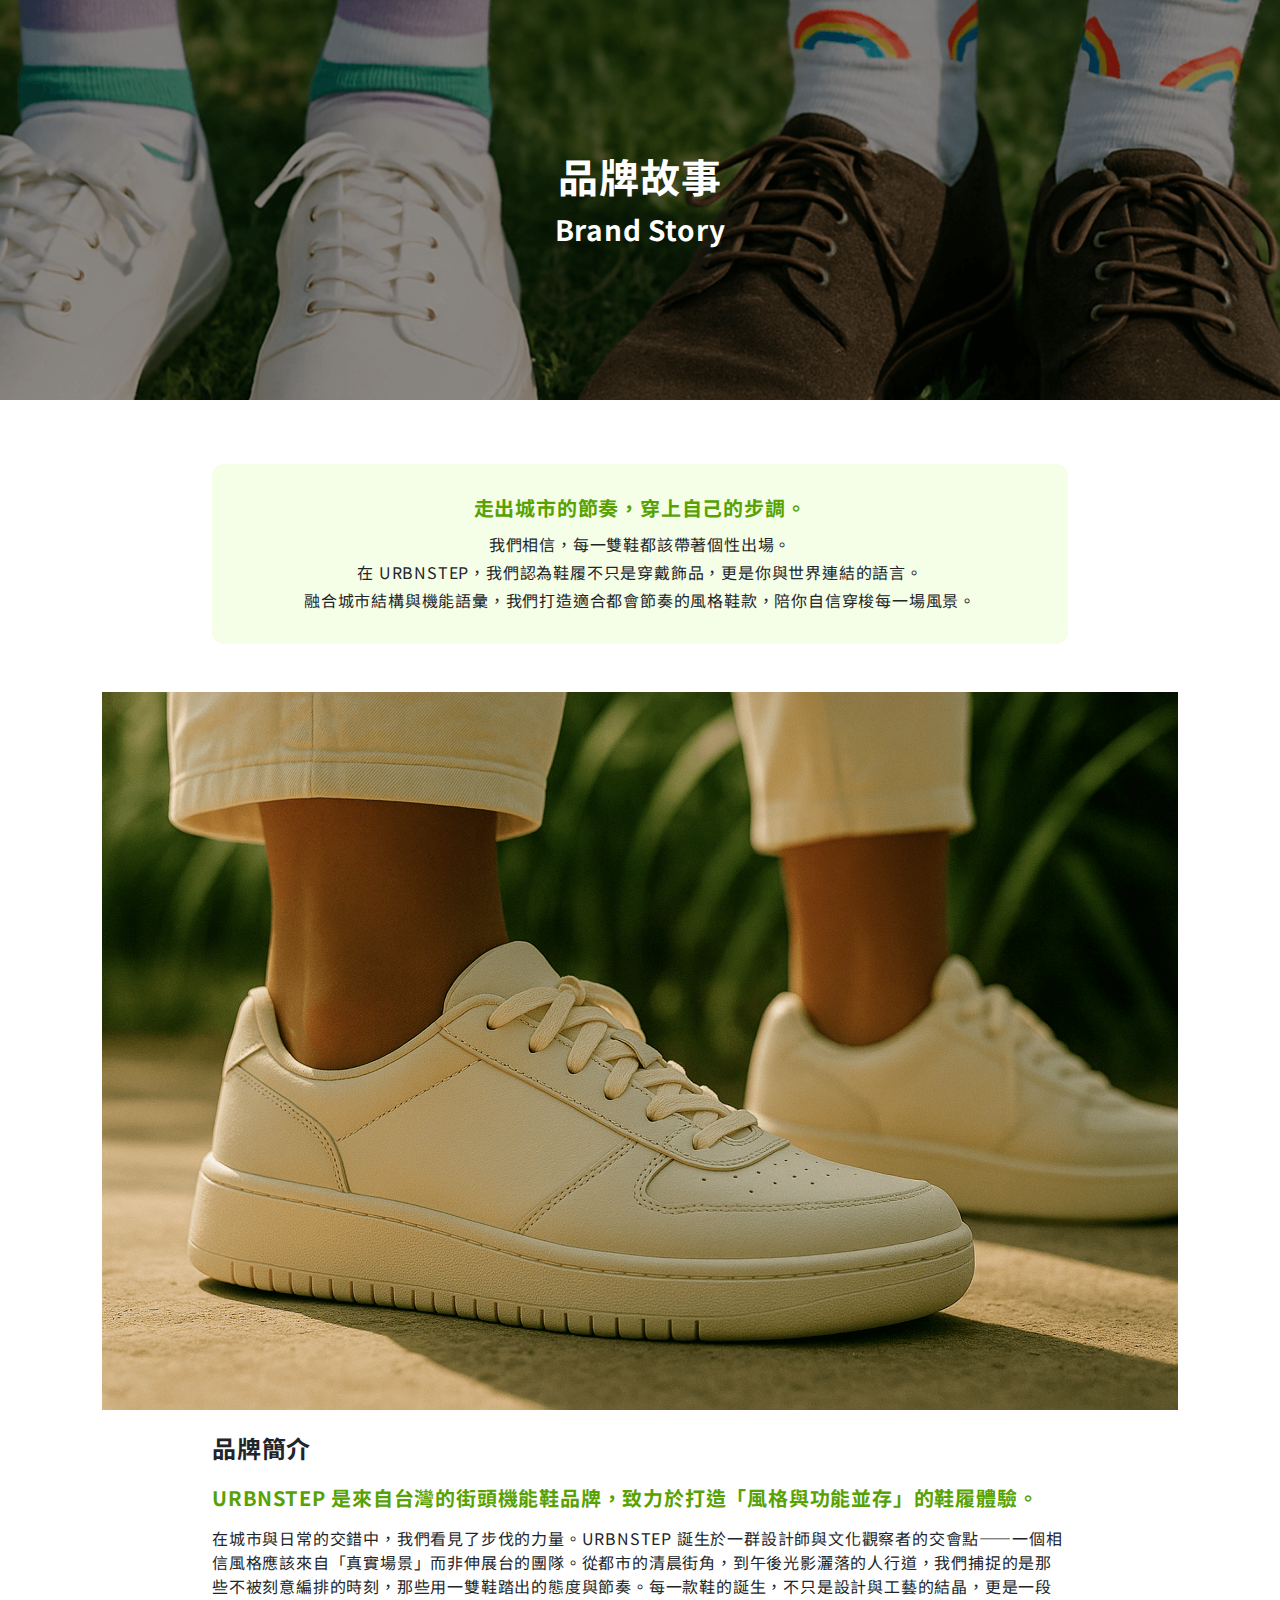
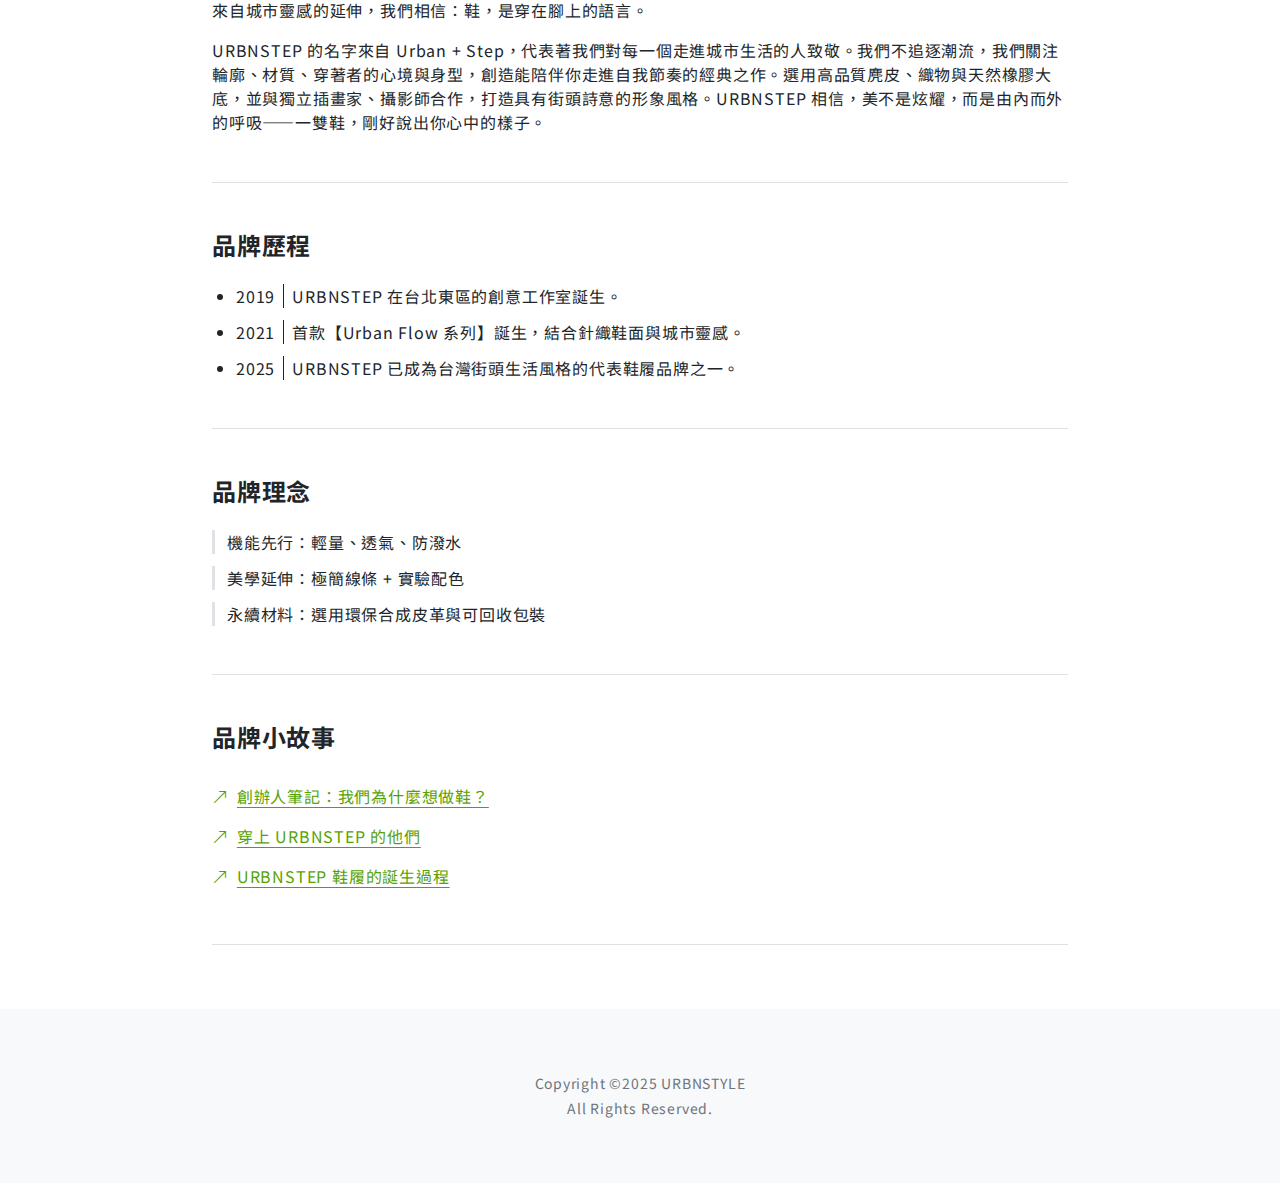
<file: TASK-1/index.html>
<!DOCTYPE html>
<html lang="zh-Hant-TW">
<head>
    <meta charset="UTF-8">
    <meta name="viewport" content="width=device-width, initial-scale=1.0">
    <link rel="stylesheet" href="https://cdn.jsdelivr.net/npm/bootstrap-icons@1.13.1/font/bootstrap-icons.min.css">
    <link rel="stylesheet" href="style.css">
    <title>URBNSTEP 品牌故事</title>
</head>
<body>
    <div class="header">
        <h1 class="h1 text-white">
            品牌故事<br /><span class="eng-title">Brand Story</span>
        </h1>
    </div>
    <div class="container py-64">
        <div class="bg-primary-100 p-32 mb-48 quote">
            <h3 class="h5 text-primary-400 mb-12">
                走出城市的節奏，穿上自己的步調。
            </h3>
            <p class="mb-4">我們相信，每一雙鞋都該帶著個性出場。</p>
            <p class="mb-4">在 URBNSTEP，我們認為鞋履不只是穿戴飾品，更是你與世界連結的語言。</p>
            <p>融合城市結構與機能語彙，我們打造適合都會節奏的風格鞋款，陪你自信穿梭每一場風景。</p>
        </div>
        <div class="pb-48 mb-48 intro section-lined">
            <img src="img/about.png" alt="品牌簡介" class="mb-24">
            <h2 class="h4 mb-24">品牌簡介</h2>
            <p class="h5 text-primary-400 mb-16">URBNSTEP 是來自台灣的街頭機能鞋品牌，致力於打造「風格與功能並存」的鞋履體驗。</p>
            <p class="mb-16">在城市與日常的交錯中，我們看見了步伐的力量。URBNSTEP 誕生於一群設計師與文化觀察者的交會點——一個相信風格應該來自「真實場景」而非伸展台的團隊。從都市的清晨街角，到午後光影灑落的人行道，我們捕捉的是那些不被刻意編排的時刻，那些用一雙鞋踏出的態度與節奏。每一款鞋的誕生，不只是設計與工藝的結晶，更是一段來自城市靈感的延伸，我們相信：鞋，是穿在腳上的語言。</p>
            <p>URBNSTEP 的名字來自 Urban + Step，代表著我們對每一個走進城市生活的人致敬。我們不追逐潮流，我們關注輪廓、材質、穿著者的心境與身型，創造能陪伴你走進自我節奏的經典之作。選用高品質麂皮、織物與天然橡膠大底，並與獨立插畫家、攝影師合作，打造具有街頭詩意的形象風格。URBNSTEP 相信，美不是炫耀，而是由內而外的呼吸——一雙鞋，剛好說出你心中的樣子。</p>
        </div>
        <div class="pb-48 mb-48 section-lined">
            <h2 class="h4 mb-24">品牌歷程</h2>
            <ul class="history-list">
                <li class="mb-12">
                    <span class="pe-8">2019</span><span class="history-desc">URBNSTEP 在台北東區的創意工作室誕生。</span>
                </li>
                <li class="mb-12">
                    <span class="pe-8">2021</span><span class="history-desc">首款【Urban Flow 系列】誕生，結合針織鞋面與城市靈感。</span>
                </li>
                <li>
                    <span class="pe-8">2025</span><span class="history-desc">URBNSTEP 已成為台灣街頭生活風格的代表鞋履品牌之一。</span>
                </li>
            </ul>
        </div>
        <div class="pb-48 mb-48 section-lined">
            <h2 class="h4 mb-24">品牌理念</h2>
            <ul>
                <li class="mb-12 concept-item">機能先行：輕量、透氣、防潑水</li>
                <li class="mb-12 concept-item">美學延伸：極簡線條 + 實驗配色</li>
                <li class="concept-item">永續材料：選用環保合成皮革與可回收包裝</li>
            </ul>
        </div>
        <div class="pb-48 section-lined">
            <h2 class="h4 mb-24">品牌小故事</h2>
            <a href="#" class="py-8"><i class="bi bi-arrow-up-right"></i>創辦人筆記：我們為什麼想做鞋？</a>
            <a href="#" class="py-8"><i class="bi bi-arrow-up-right"></i>穿上 URBNSTEP 的他們</a>
            <a href="#" class="py-8"><i class="bi bi-arrow-up-right"></i>URBNSTEP 鞋履的誕生過程</a>
        </div>
    </div>
    <div class="bg-neutral-100 py-64 text-sm text-neutral-600 footer">
        <p class="mb-4">Copyright ©2025 URBNSTYLE</p>
        <p>All Rights Reserved.</p>
    </div>
</body>
</html>
</file>
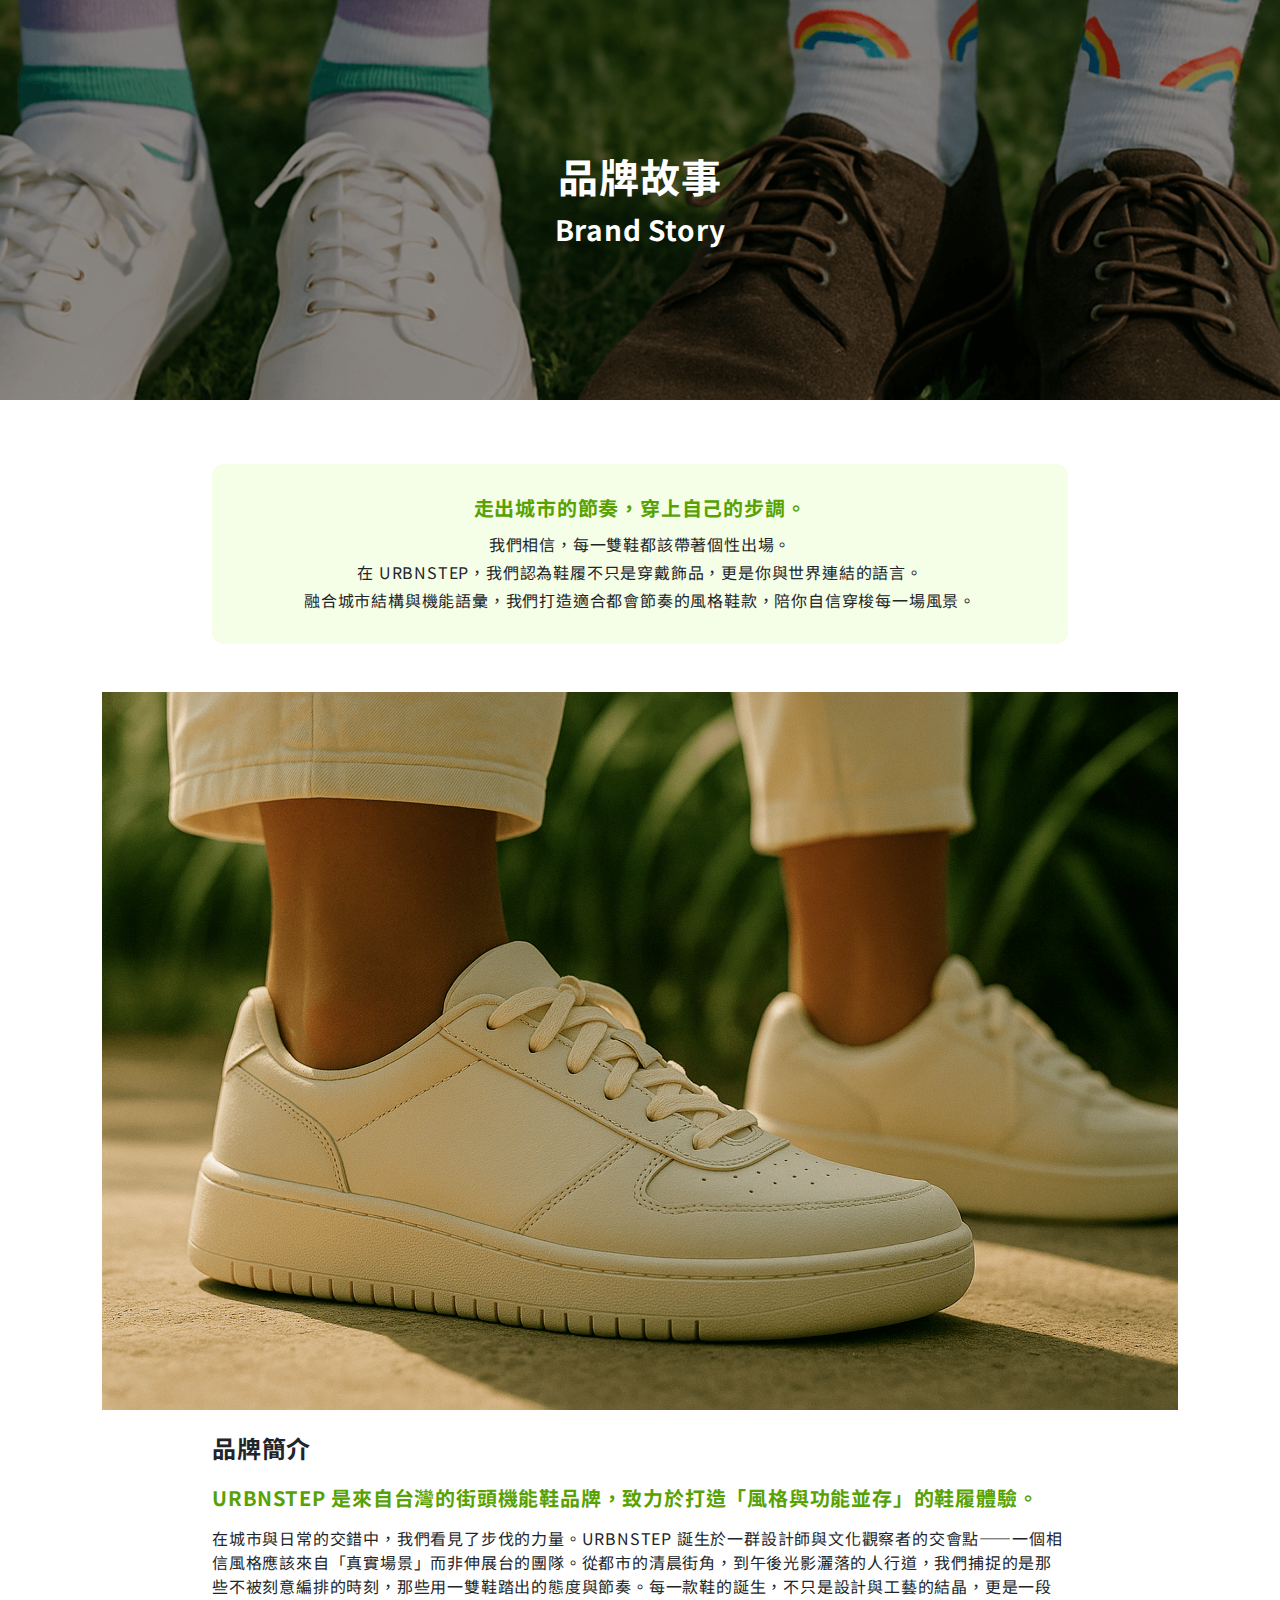
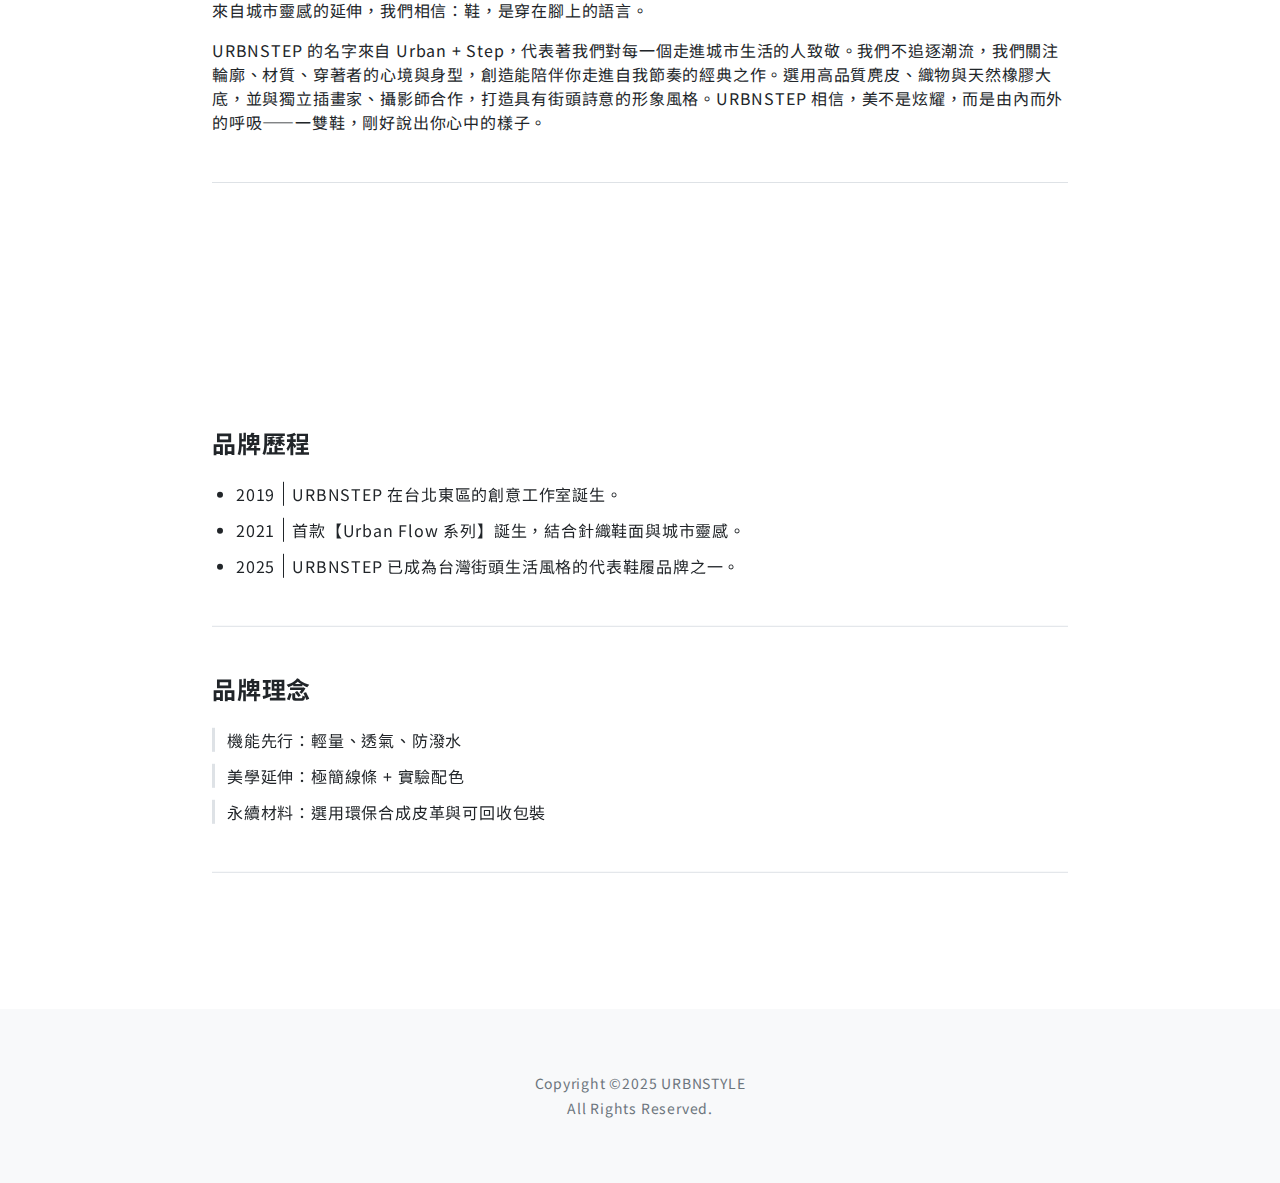
<file: TASK-7/index.html>
<!DOCTYPE html>
<html lang="zh-Hant-TW">
<head>
    <meta charset="UTF-8">
    <meta name="viewport" content="width=device-width, initial-scale=1.0">
    <link rel="stylesheet" href="https://cdn.jsdelivr.net/npm/bootstrap-icons@1.13.1/font/bootstrap-icons.min.css">
    <link rel="stylesheet" href="style.css">
    <link href="https://unpkg.com/aos@2.3.1/dist/aos.css" rel="stylesheet">
    <title>URBNSTEP 品牌故事</title>
</head>
<body>
    <div class="header">
        <h1 class="h1 text-white">
            品牌故事<br /><span class="eng-title">Brand Story</span>
        </h1>
    </div>
    <div class="container py-64">
        <div class="bg-primary-100 p-32 mb-48 quote">
            <h3 class="h5 text-primary-400 mb-12">
                走出城市的節奏，穿上自己的步調。
            </h3>
            <p class="mb-4">我們相信，每一雙鞋都該帶著個性出場。</p>
            <p class="mb-4">在 URBNSTEP，我們認為鞋履不只是穿戴飾品，更是你與世界連結的語言。</p>
            <p>融合城市結構與機能語彙，我們打造適合都會節奏的風格鞋款，陪你自信穿梭每一場風景。</p>
        </div>
        <div class="pb-48 mb-48 intro section-lined">
            <img src="img/about.png" alt="品牌簡介" class="mb-24" data-aos="flip-left" data-aos-offset="200">
            <h2 class="h4 mb-24">品牌簡介</h2>
            <p class="h5 text-primary-400 mb-16">URBNSTEP 是來自台灣的街頭機能鞋品牌，致力於打造「風格與功能並存」的鞋履體驗。</p>
            <p class="mb-16">在城市與日常的交錯中，我們看見了步伐的力量。URBNSTEP 誕生於一群設計師與文化觀察者的交會點——一個相信風格應該來自「真實場景」而非伸展台的團隊。從都市的清晨街角，到午後光影灑落的人行道，我們捕捉的是那些不被刻意編排的時刻，那些用一雙鞋踏出的態度與節奏。每一款鞋的誕生，不只是設計與工藝的結晶，更是一段來自城市靈感的延伸，我們相信：鞋，是穿在腳上的語言。</p>
            <p>URBNSTEP 的名字來自 Urban + Step，代表著我們對每一個走進城市生活的人致敬。我們不追逐潮流，我們關注輪廓、材質、穿著者的心境與身型，創造能陪伴你走進自我節奏的經典之作。選用高品質麂皮、織物與天然橡膠大底，並與獨立插畫家、攝影師合作，打造具有街頭詩意的形象風格。URBNSTEP 相信，美不是炫耀，而是由內而外的呼吸——一雙鞋，剛好說出你心中的樣子。</p>
        </div>
        <div class="pb-48 mb-48 section-lined" data-aos="slide-up" data-aos-offset="200">
            <h2 class="h4 mb-24">品牌歷程</h2>
            <ul class="history-list">
                <li class="mb-12">
                    <span class="pe-8">2019</span><span class="history-desc">URBNSTEP 在台北東區的創意工作室誕生。</span>
                </li>
                <li class="mb-12">
                    <span class="pe-8">2021</span><span class="history-desc">首款【Urban Flow 系列】誕生，結合針織鞋面與城市靈感。</span>
                </li>
                <li>
                    <span class="pe-8">2025</span><span class="history-desc">URBNSTEP 已成為台灣街頭生活風格的代表鞋履品牌之一。</span>
                </li>
            </ul>
        </div>
        <div class="pb-48 mb-48 section-lined" data-aos="slide-up" data-aos-offset="200">
            <h2 class="h4 mb-24">品牌理念</h2>
            <ul>
                <li class="mb-12 concept-item">機能先行：輕量、透氣、防潑水</li>
                <li class="mb-12 concept-item">美學延伸：極簡線條 + 實驗配色</li>
                <li class="concept-item">永續材料：選用環保合成皮革與可回收包裝</li>
            </ul>
        </div>
        <div class="pb-48 section-lined" data-aos="zoom-in" data-aos-offset="200">
            <h2 class="h4 mb-24">品牌小故事</h2>
            <a href="#" class="py-8"><i class="bi bi-arrow-up-right"></i>創辦人筆記：我們為什麼想做鞋？</a>
            <a href="#" class="py-8"><i class="bi bi-arrow-up-right"></i>穿上 URBNSTEP 的他們</a>
            <a href="#" class="py-8"><i class="bi bi-arrow-up-right"></i>URBNSTEP 鞋履的誕生過程</a>
        </div>
    </div>
    <div class="bg-neutral-100 py-64 text-sm text-neutral-600 footer">
        <p class="mb-4">Copyright ©2025 URBNSTYLE</p>
        <p>All Rights Reserved.</p>
    </div>
    <script src="https://unpkg.com/aos@2.3.1/dist/aos.js"></script>
    <script>
        AOS.init();
    </script>
</body>
</html>
</file>
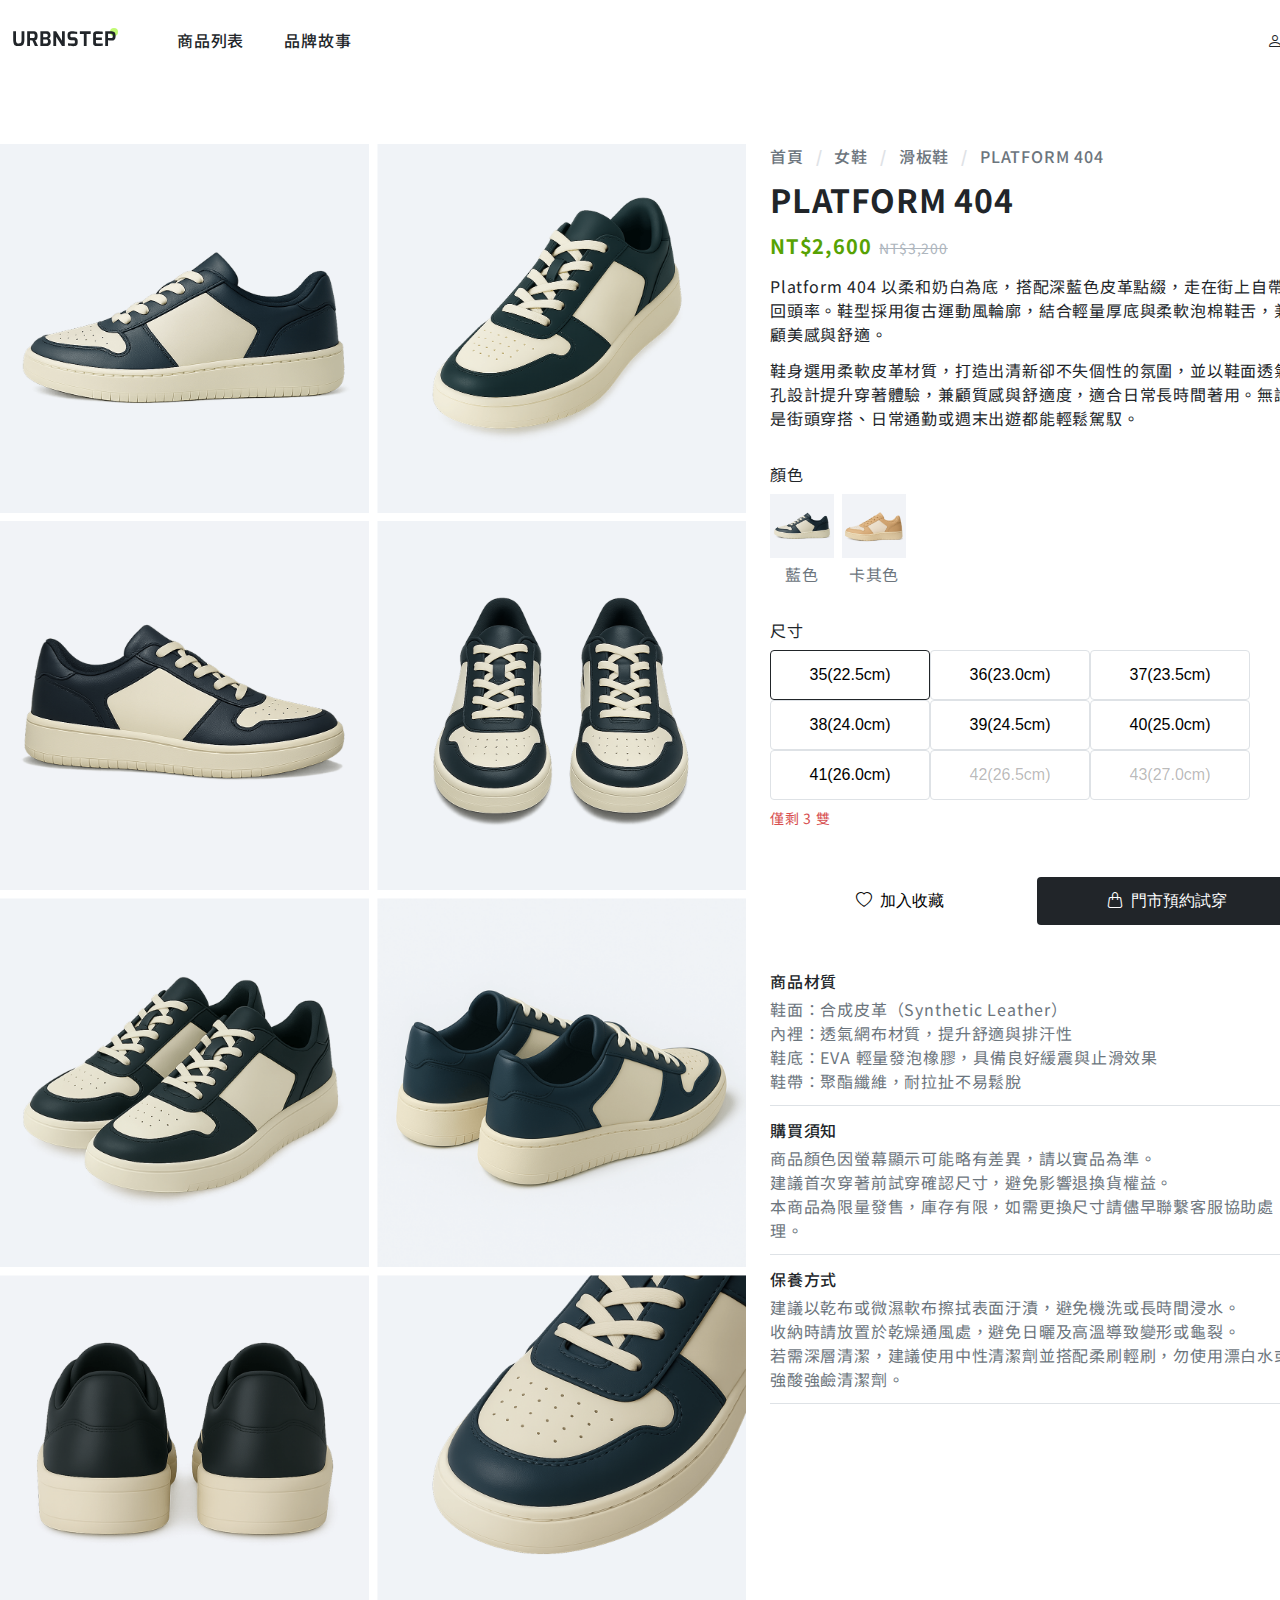
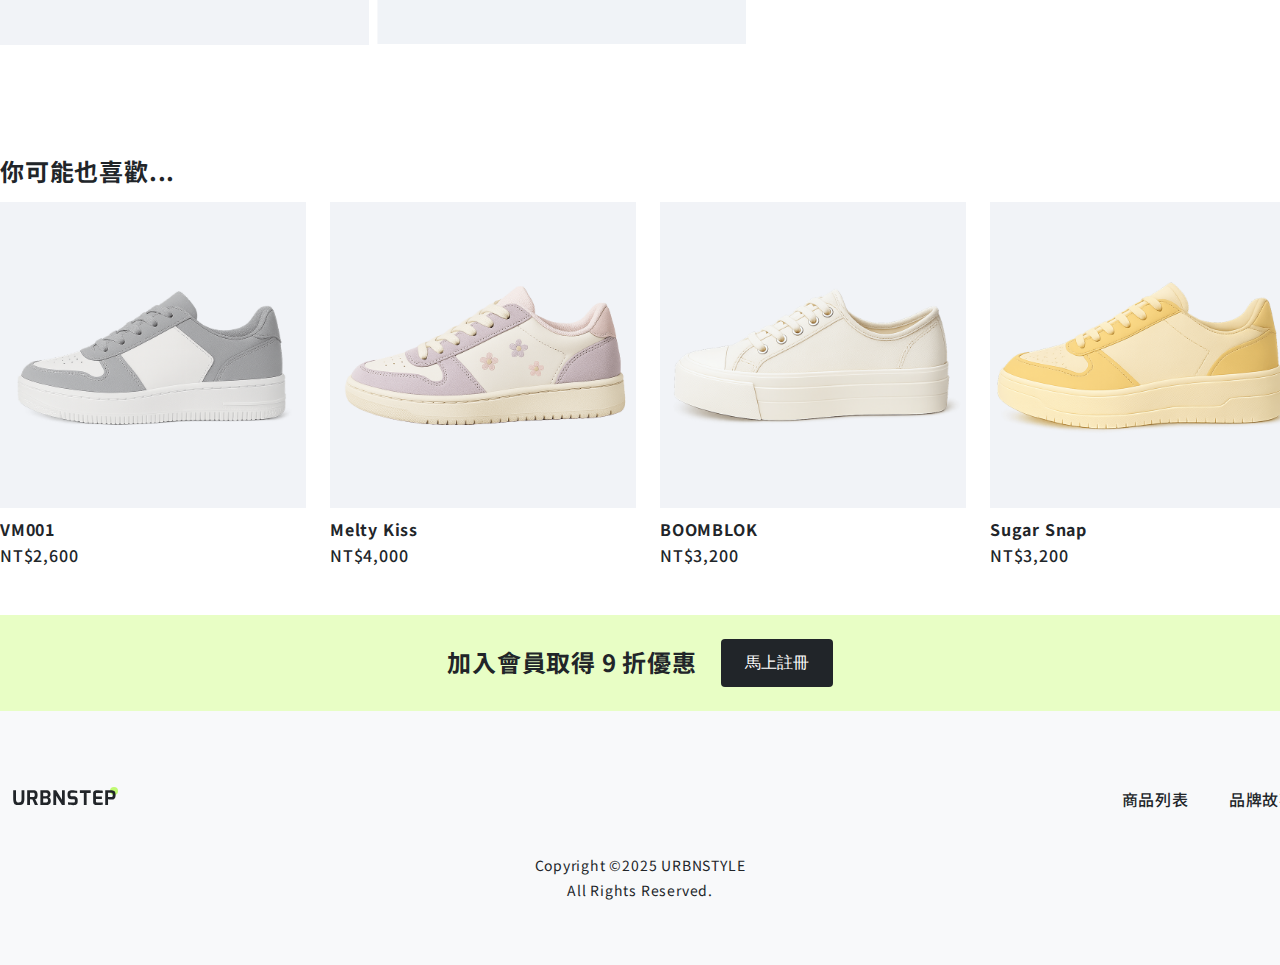
<file: TASK-2/product.html>
<!DOCTYPE html>
<html lang="zh-Hant-TW">

<head>
    <meta charset="UTF-8">
    <meta name="viewport" content="width=device-width, initial-scale=1.0">
    <title>URBNSTEP | PLATFORM 404</title>
    <link rel="stylesheet" href="https://cdn.jsdelivr.net/npm/bootstrap-icons@1.13.1/font/bootstrap-icons.min.css">
    <link rel="stylesheet" href="style/all.css">
    <link rel="stylesheet" href="style/product.css">
</head>

<body>
    <nav class="container py-16 d-flex align-center justify-between">
        <ul class="d-flex align-center">
            <li class="me-48">
                <a href="index.html">
                    <img src="img/logo.svg" alt="logo">
                </a>
            </li>
            <li class="me-40">
                <a href="products.html" class="py-12">商品列表</a>
            </li>
            <li><a href="story.html" class="py-12">品牌故事</a></li>
        </ul>
        <a href="#" class="p-12"><i class="bi bi-person"></i></a>
    </nav>
    <main class="container">
        <div class="row py-64">
            <!-- 商品圖片 -->
            <div class="col-7">
                <div class="product-row">
                    <div class="product-col mb-8">
                        <img src="img/image.png" alt="商品圖片">
                    </div>
                    <div class="product-col mb-8">
                        <img src="img/image-1.png" alt="商品圖片-1">
                    </div>
                    <div class="product-col mb-8">
                        <img src="img/image-2.png" alt="商品圖片-2">
                    </div>
                    <div class="product-col mb-8">
                        <img src="img/image-3.png" alt="商品圖片-3">
                    </div>
                    <div class="product-col mb-8">
                        <img src="img/image-4.png" alt="商品圖片-4">
                    </div>
                    <div class="product-col mb-8">
                        <img src="img/image-5.png" alt="商品圖片-5">
                    </div>
                    <div class="product-col">
                        <img src="img/image-6.png" alt="商品圖片-6">
                    </div>
                    <div class="product-col">
                        <img src="img/image-7.png" alt="商品圖片-7">
                    </div>
                </div>
            </div>
            <!-- 產品描述 -->
            <div class="col-5">
                <!-- 麵包屑 -->
                <nav class="mb-12">
                    <ol class="d-flex">
                        <li class="breadcrumb-item">
                            <a href="#" class="breadcrumb-link">首頁</a>
                        </li>
                        <li class="breadcrumb-item">
                            <a href="#" class="breadcrumb-link">女鞋</a>
                        </li>
                        <li class="breadcrumb-item">
                            <a href="#" class="breadcrumb-link">滑板鞋</a>
                        </li>
                        <li class="breadcrumb-item">
                            <a href="#" class="breadcrumb-link">PLATFORM 404</a>
                        </li>
                    </ol>
                </nav>
                <div class="mb-32">
                    <h1 class="h2 mb-16">PLATFORM 404</h1>
                    <p class="h5 text-primary-400 mb-16">NT$2,600<del class="del-price">NT$3,200</del></p>
                    <p class="mb-12">Platform 404 以柔和奶白為底，搭配深藍色皮革點綴，走在街上自帶回頭率。鞋型採用復古運動風輪廓，結合輕量厚底與柔軟泡棉鞋舌，兼顧美感與舒適。</p>
                    <p>鞋身選用柔軟皮革材質，打造出清新卻不失個性的氛圍，並以鞋面透氣孔設計提升穿著體驗，兼顧質感與舒適度，適合日常長時間著用。無論是街頭穿搭、日常通勤或週末出遊都能輕鬆駕馭。</p>
                </div>
                <!-- 產品顏色 -->
                <div class="mb-32">
                    <h3 class="mb-8">顏色</h3>
                    <div class="d-flex">
                        <div class="product-color me-8">
                            <img src="img/product.png" alt="藍色" class="mb-4">
                            <p>藍色</p>
                        </div>
                        <div class="product-color me-8">
                            <img src="img/product-1.png" alt="卡其色" class="mb-4">
                            <p>卡其色</p>
                        </div>
                    </div>
                </div>
                <!-- 產品尺寸 -->
                <div class="mb-48">
                    <h3 class="mb-8">尺寸</h3>
                    <div class="d-flex flex-wrap gap-8 mb-8">
                        <button type="button" class="btn btn-product-size active">
                            35(22.5cm)
                        </button>
                        <button type="button" class="btn btn-product-size">
                            36(23.0cm)
                        </button>
                        <button type="button" class="btn btn-product-size">
                            37(23.5cm)
                        </button>
                        <button type="button" class="btn btn-product-size">
                            38(24.0cm)
                        </button>
                        <button type="button" class="btn btn-product-size">
                            39(24.5cm)
                        </button>
                        <button type="button" class="btn btn-product-size">
                            40(25.0cm)
                        </button>
                        <button type="button" class="btn btn-product-size">
                            41(26.0cm)
                        </button>
                        <button type="button" class="btn btn-product-size" disabled>
                            42(26.5cm)
                        </button>
                        <button type="button" class="btn btn-product-size" disabled>
                            43(27.0cm)
                        </button>
                    </div>
                    <p class="text-sm text-danger">僅剩 3 雙</p>
                </div>
                <!-- 收藏／預約 -->
                <div class="product-action mb-32">
                    <button type="button" class="btn btn-light"><i class="bi bi-heart"></i>加入收藏</button>
                    <button type="button" class="btn btn-dark"><i class="bi bi-handbag"></i>門市預約試穿</button>
                </div>
                <!-- 產品資訊 -->
                <ul>
                    <li class="py-12 product-info-item">
                        <h4 class="mb-4 product-info-title">商品材質</h4>
                        <p>鞋面：合成皮革（Synthetic Leather）</p>
                        <p>內裡：透氣網布材質，提升舒適與排汗性</p>
                        <p>鞋底：EVA 輕量發泡橡膠，具備良好緩震與止滑效果</p>
                        <p>鞋帶：聚酯纖維，耐拉扯不易鬆脫</p>
                    </li>
                    <li class="py-12 product-info-item">
                        <h4 class="mb-4 product-info-title">購買須知</h4>
                        <p>商品顏色因螢幕顯示可能略有差異，請以實品為準。</p>
                        <p>建議首次穿著前試穿確認尺寸，避免影響退換貨權益。</p>
                        <p>本商品為限量發售，庫存有限，如需更換尺寸請儘早聯繫客服協助處理。</p>
                    </li>
                    <li class="py-12 product-info-item">
                        <h4 class="mb-4 product-info-title">保養方式</h4>
                        <p>建議以乾布或微濕軟布擦拭表面汙漬，避免機洗或長時間浸水。</p>
                        <p>收納時請放置於乾燥通風處，避免日曬及高溫導致變形或龜裂。</p>
                        <p>若需深層清潔，建議使用中性清潔劑並搭配柔刷輕刷，勿使用漂白水或強酸強鹼清潔劑。</p>
                    </li>
                </ul>
            </div>
        </div>
        <div class="py-48">
            <h2 class="h4 mb-16">你可能也喜歡...</h2>
            <div class="row">
                <div class="col-3">
                    <a href="/product.html">
                        <img src="./img/product-2.png" alt="VM001" class="mb-12">
                        <h4 class="h6 mb-4">VM001</h4>
                        <p>NT$2,600</p>
                    </a>
                </div>
                <div class="col-3">
                    <a href="/product.html">
                        <img src="./img/product-3.png" alt="Melty Kiss" class="mb-12">
                        <h4 class="h6 mb-4">Melty Kiss</h4>
                        <p>NT$4,000</p>
                    </a>
                </div>
                <div class="col-3">
                    <a href="/product.html">
                        <img src="./img/product-4.png" alt="BOOMBLOK" class="mb-12">
                        <h4 class="h6 mb-4">BOOMBLOK</h4>
                        <p>NT$3,200</p>
                    </a>
                </div>
                <div class="col-3">
                    <a href="/product.html">
                        <img src="./img/product-7.png" alt="Sugar Snap" class="mb-12">
                        <h4 class="h6 mb-4">Sugar Snap</h4>
                        <p>NT$3,200</p>
                    </a>
                </div>
            </div>
        </div>
    </main>
    <div class="bg-primary-200 d-flex justify-center align-center py-24">
        <p class="h4 me-24">
            加入會員取得 9 折優惠
        </p>
        <button type="button" class="btn btn-dark">
            馬上註冊
        </button>
    </div>
    <footer class="py-64 bg-neutral-100">
        <div class="container d-flex align-center justify-between pb-24 section-lined mb-32">
            <a href="index.html">
                <img src="./img/logo.svg" alt="logo">
            </a>
            <ul class="d-flex align-center">
                <li class="me-40">
                    <a href="index.html" class="py-12">商品列表</a>
                </li>
                <li>
                    <a href="story.html" class="py-12">品牌故事</a>
                </li>
            </ul>
        </div>
        <div class="text-sm text-neutral-600 text-center">
            <p class="mb-4">Copyright ©2025 URBNSTYLE</p>
            <p>All Rights Reserved.</p>
        </div>
    </footer>
</body>

</html>
</file>
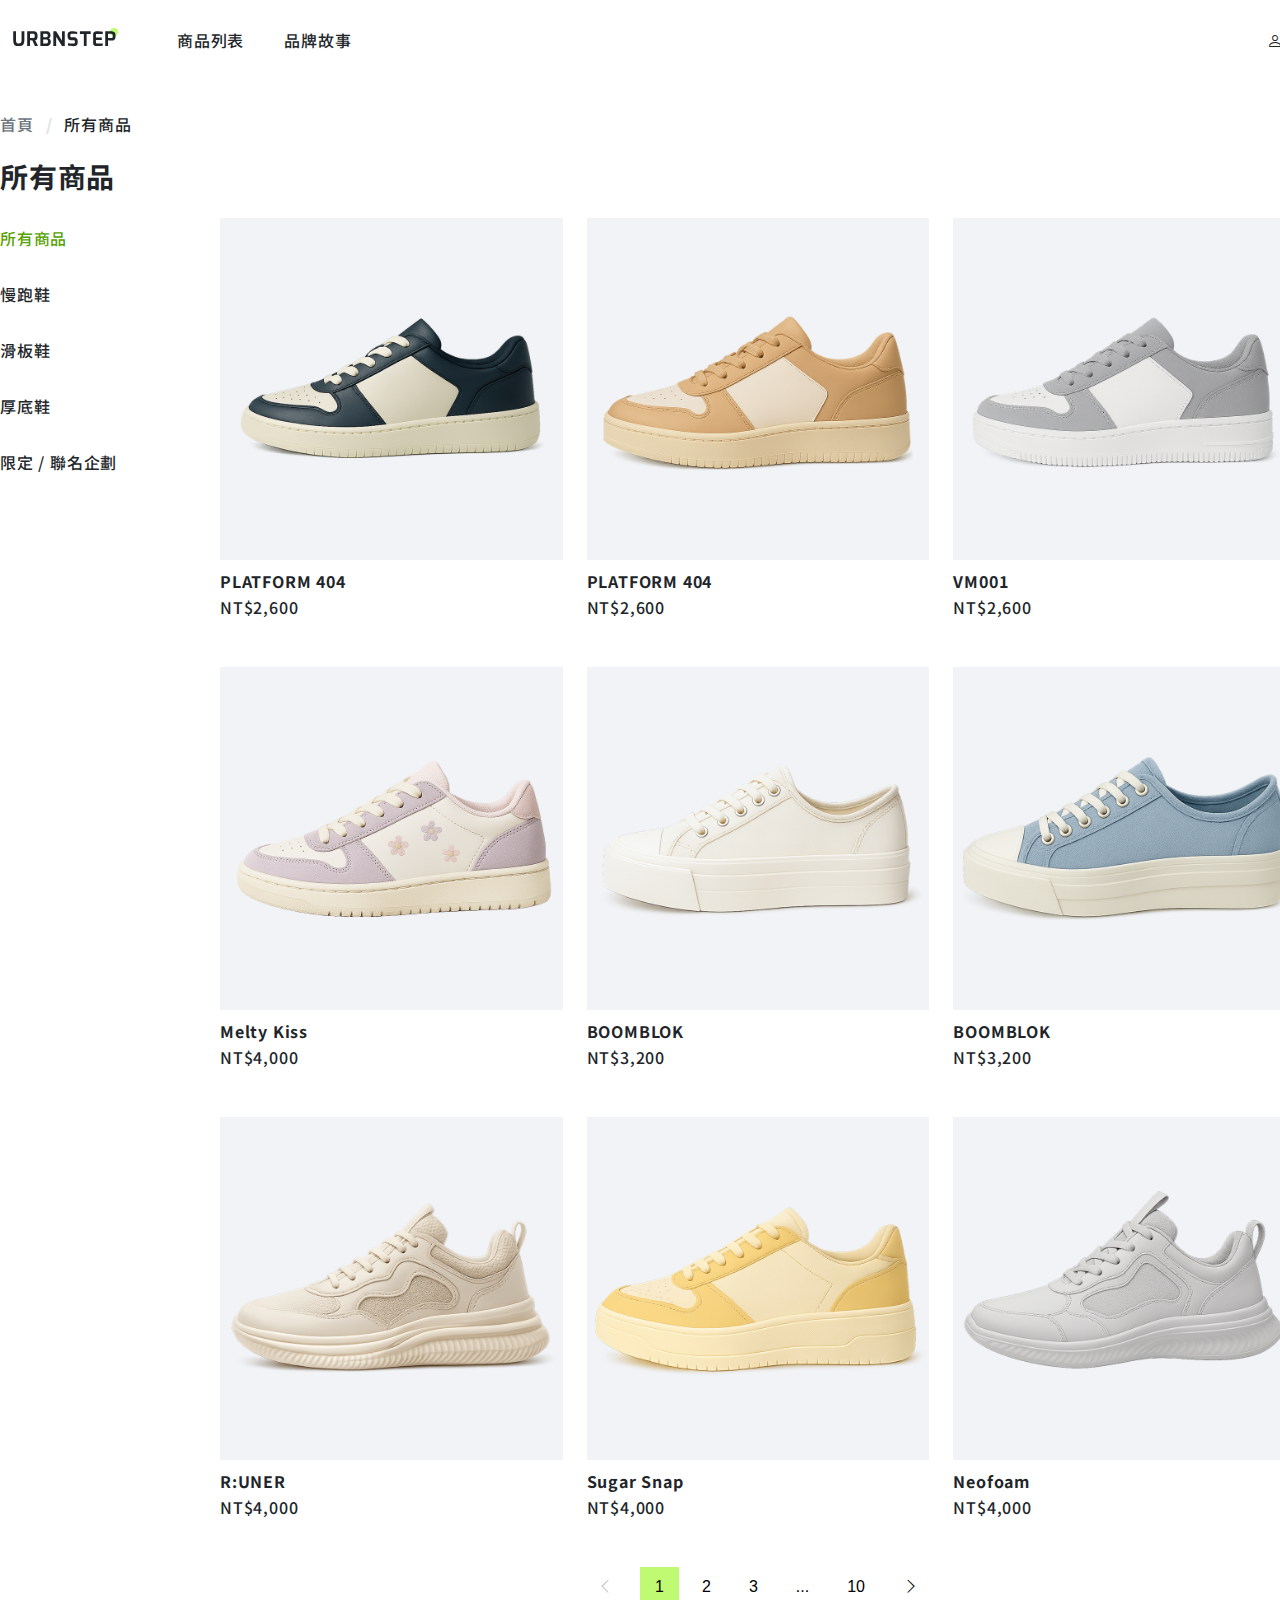
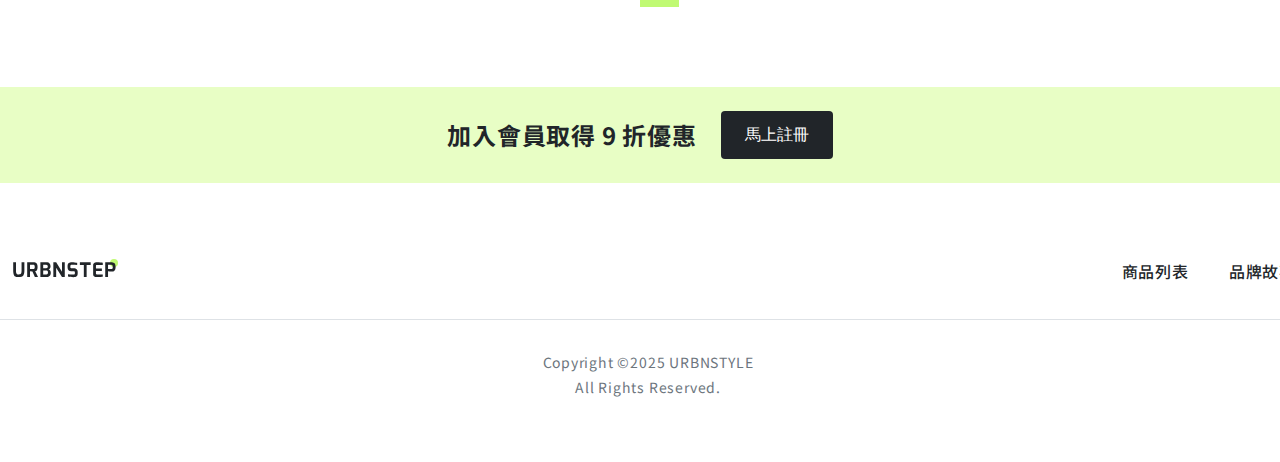
<file: TASK-2/products.html>
<!DOCTYPE html>
<html lang="zh-Hant-TW">
<head>
    <meta charset="UTF-8">
    <meta name="viewport" content="width=device-width, initial-scale=1.0">
    <title>URBNSTEP | 商品列表</title>
    <link rel="stylesheet" href="https://cdn.jsdelivr.net/npm/bootstrap-icons@1.13.1/font/bootstrap-icons.min.css">
    <link rel="stylesheet" href="style/all.css">
    <link rel="stylesheet" href="style/products.css">
</head>
<body>
    <nav class="container py-16 d-flex align-center justify-between">
        <ul class="d-flex align-center">
            <li class="me-48">
                <a href="index.html">
                    <img src="img/logo.svg" alt="logo">
                </a>
            </li>
            <li class="me-40">
                <a href="products.html" class="py-12">商品列表</a>
            </li>
            <li><a href="story.html" class="py-12">品牌故事</a></li>
        </ul>
        <a href="#" class="p-12"><i class="bi bi-person"></i></a>
    </nav>
    <main class="container py-32 mb-48">
        <!-- 麵包屑 -->
        <nav class="mb-24">
            <ol class="d-flex">
                <li class="breadcrumb-item"><a href="index.html" class="breadcrumb-link">首頁</a></li>
                <li class="breadcrumb-item">所有商品</li>
            </ol>
        </nav>
        <h1 class="h3 mb-24">所有商品</h1>
        <div class="row">
            <!-- category -->
            <div class="col-2">
                <nav>
                    <ul class="category">
                        <li class="mb-16"><a href="#" class="py-8 active">所有商品</a></li>
                        <li class="mb-16"><a href="#" class="py-8">慢跑鞋</a></li>
                        <li class="mb-16"><a href="#" class="py-8">滑板鞋</a></li>
                        <li class="mb-16"><a href="#" class="py-8">厚底鞋</a></li>
                        <li class="mb-16"><a href="#" class="py-8">限定 / 聯名企劃</a></li>
                    </ul>
                </nav>
            </div>
            <!-- product-list -->
             <div class="col-10">
                <div class="row">
                    <div class="col-4">
                        <div class="mb-48">
                            <a href="product.html">
                                <img src="img/product.png" alt="PLATFORM 404" class="mb-12">
                                <h2 class="h6 mb-4">PLATFORM 404</h2>
                                <p>NT$2,600</p>
                            </a>
                        </div>
                    </div>
                    
                    <div class="col-4">
                        <div class="mb-48">
                            <a href="product.html">
                                <img src="img/product-1.png" alt="PLATFORM 404" class="mb-12">
                                <h2 class="h6 mb-4">PLATFORM 404</h2>
                                <p>NT$2,600</p>
                            </a>
                        </div>
                    </div>
                    <div class="col-4">
                        <div class="mb-48">
                            <a href="product.html">
                                <img src="img/product-2.png" alt="VM001" class="mb-12">
                                <h2 class="h6 mb-4">VM001</h2>
                                <p>NT$2,600</p>
                            </a>
                        </div>
                    </div>
                    <div class="col-4">
                        <div class="mb-48">
                            <a href="product.html">
                                <img src="img/product-3.png" alt="Melty Kiss" class="mb-12">
                                <h2 class="h6 mb-4">Melty Kiss</h2>
                                <p>NT$4,000</p>
                            </a>
                        </div>
                    </div>
                    <div class="col-4">
                        <div class="mb-48">
                            <a href="product.html">
                                <img src="img/product-4.png" alt="BOOMBLOK" class="mb-12">
                                <h2 class="h6 mb-4">BOOMBLOK</h2>
                                <p>NT$3,200</p>
                            </a>
                        </div>
                    </div>
                    <div class="col-4">
                        <div class="mb-48">
                            <a href="product.html">
                                <img src="img/product-5.png" alt="BOOMBLOK" class="mb-12">
                                <h2 class="h6 mb-4">BOOMBLOK</h2>
                                <p>NT$3,200</p>
                            </a>
                        </div>
                    </div>
                    <div class="col-4">
                        <div class="mb-48">
                            <a href="product.html">
                                <img src="img/product-6.png" alt="R:UNER" class="mb-12">
                                <h2 class="h6 mb-4">R:UNER</h2>
                                <p>NT$4,000</p>
                            </a>
                        </div>
                    </div>
                    <div class="col-4">
                        <div class="mb-48">
                            <a href="product.html">
                                <img src="img/product-7.png" alt="Sugar Snap" class="mb-12">
                                <h2 class="h6 mb-4">Sugar Snap</h2>
                                <p>NT$4,000</p>
                            </a>
                        </div>
                    </div>
                    <div class="col-4">
                        <div class="mb-48">
                            <a href="product.html">
                                <img src="img/product-8.png" alt="Neofoam" class="mb-12">
                                <h2 class="h6 mb-4">Neofoam</h2>
                                <p>NT$4,000</p>
                            </a>
                        </div>
                    </div>
                </div>
                <!-- pagination -->
                 <ul class="d-flex justify-center align-center">
                    <li class="me-12 page-item">
                        <button type="button" class="btn" disabled>
                            <i class="bi bi-chevron-left"></i>
                        </button>
                    </li>
                    <li class="me-8 page-item">
                        <button type="button" class="btn active">
                            1
                        </button>
                    </li>
                    <li class="me-8 page-item">
                        <button type="button" class="btn">
                            2
                        </button>
                    </li>
                    <li class="me-8 page-item">
                        <button type="button" class="btn">
                            3
                        </button>
                    </li>
                    <li class="me-8 page-item">
                        <button type="button" class="btn">
                            ...
                        </button>
                    </li>
                    <li class="me-8 page-item">
                        <button type="button" class="btn">
                            10
                        </button>
                    </li>
                    <li class="page-item">
                        <button type="button" class="btn">
                            <i class="bi bi-chevron-right"></i>
                        </button>
                    </li>
                 </ul>
             </div>

        </div>
    </main>
    <div class="bg-primary-200 d-flex justify-center align-center py-24">
        <p class="h4 me-24">加入會員取得 9 折優惠</p>
        <button type="button" class="btn btn-dark">馬上註冊</button>
    </div>
    <footer class="container py-64">
        <nav class="d-flex align-center justify-between mb-24">
            <a href="#">
                <img src="img/logo.svg" alt="logo">
            </a>
            <ul class="d-flex align-center">
                <li class="me-40">
                    <a href="products.html" class="py-12">商品列表</a>
                </li>
                <li>
                    <a href="story.html" class="py-12">品牌故事</a>
                </li>
            </ul>
        </nav>
        <div class="copyright text-center">
            <p class="mb-4 text-sm">Copyright ©2025 URBNSTYLE</p>
            <p class="text-sm">All Rights Reserved.</p>
        </div>
    </footer>
</body>
</html>
</file>
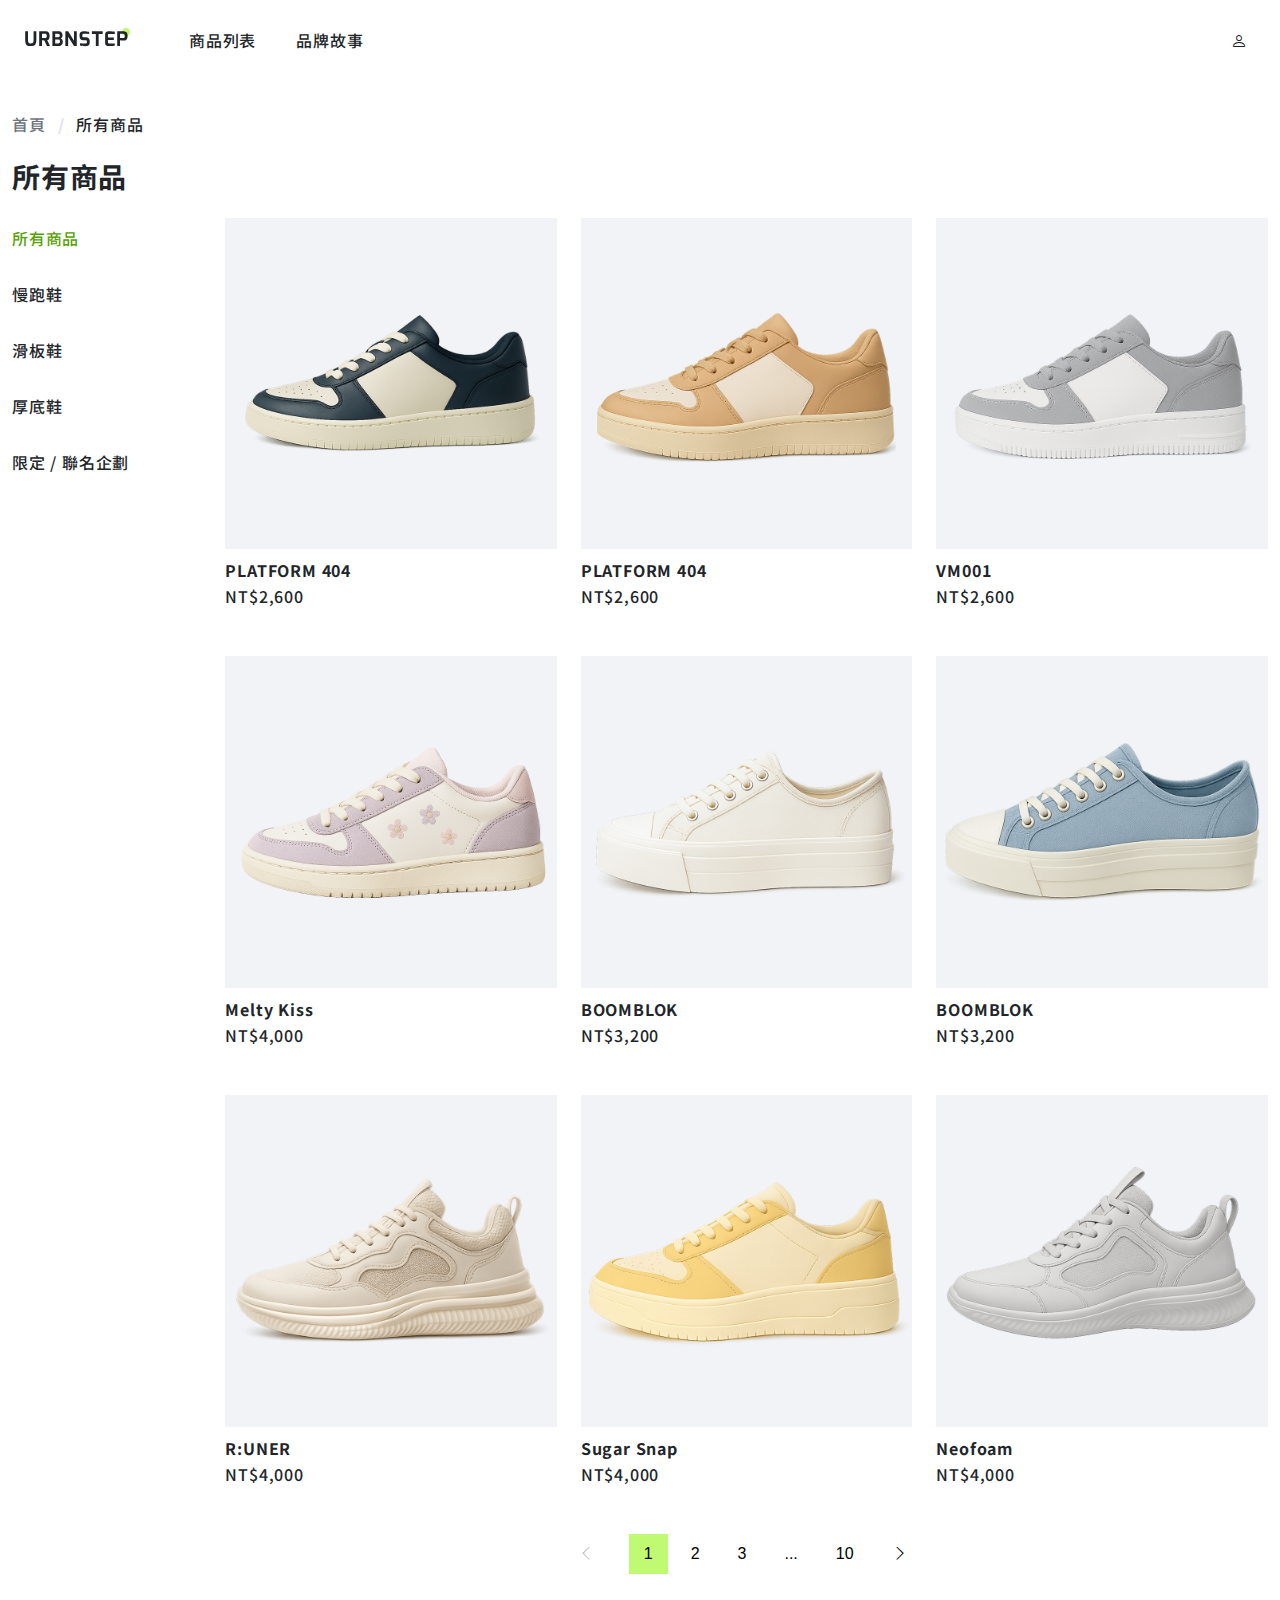
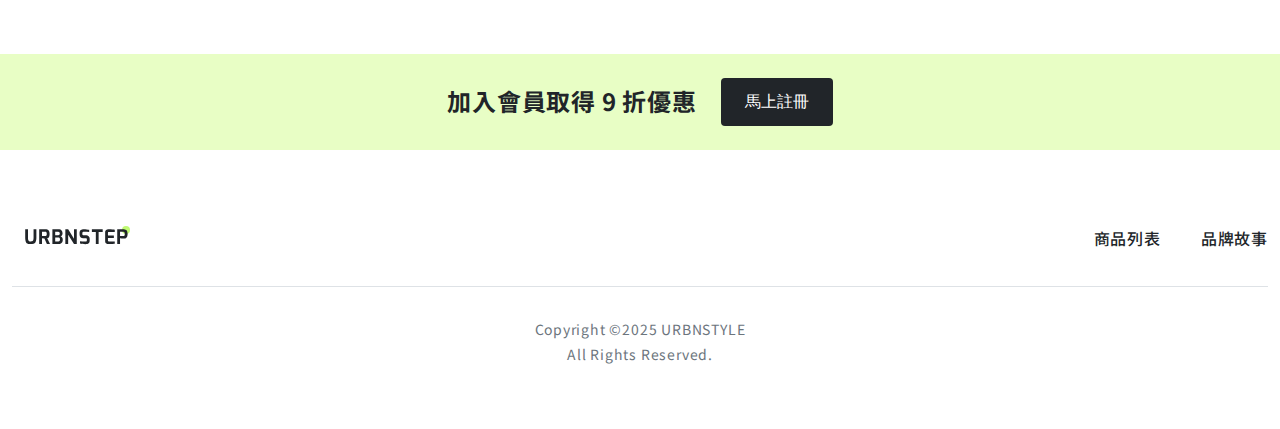
<file: TASK-3/products.html>
<!DOCTYPE html>
<html lang="zh-Hant-TW">
<head>
    <meta charset="UTF-8">
    <meta name="viewport" content="width=device-width, initial-scale=1.0">
    <title>URBNSTEP | 商品列表</title>
    <link rel="stylesheet" href="https://cdn.jsdelivr.net/npm/bootstrap-icons@1.13.1/font/bootstrap-icons.min.css">
    <link rel="stylesheet" href="style/all.css">
    <link rel="stylesheet" href="style/products.css">
</head>
<body>
    <nav class="container py-16 d-flex align-center justify-between">
        <ul class="d-flex align-center">
            <li class="me-48">
                <a href="index.html">
                    <img src="img/logo.svg" alt="logo">
                </a>
            </li>
            <li class="me-40 d-sm-none">
                <a href="products.html" class="py-12">商品列表</a>
            </li>
            <li class="d-sm-none"><a href="story.html" class="py-12">品牌故事</a></li>
        </ul>
        <a href="#" class="p-12"><i class="bi bi-person"></i></a>
    </nav>
    <main class="container py-32 mb-48">
        <!-- 麵包屑 -->
        <nav class="mb-24">
            <ol class="d-flex">
                <li class="breadcrumb-item"><a href="index.html" class="breadcrumb-link">首頁</a></li>
                <li class="breadcrumb-item">所有商品</li>
            </ol>
        </nav>
        <h1 class="h3 mb-24">所有商品</h1>
        <div class="row">
            <!-- category -->
            <div class="col-2">
                <nav>
                    <ul class="category">
                        <li class="mb-16"><a href="#" class="py-8 active">所有商品</a></li>
                        <li class="mb-16"><a href="#" class="py-8">慢跑鞋</a></li>
                        <li class="mb-16"><a href="#" class="py-8">滑板鞋</a></li>
                        <li class="mb-16"><a href="#" class="py-8">厚底鞋</a></li>
                        <li class="mb-16"><a href="#" class="py-8">限定 / 聯名企劃</a></li>
                    </ul>
                </nav>
            </div>
            <!-- product-list -->
             <div class="col-10">
                <div class="row">
                    <div class="col-4">
                        <div class="mb-48">
                            <a href="product.html">
                                <img src="img/product.png" alt="PLATFORM 404" class="mb-12">
                                <h2 class="h6 mb-4">PLATFORM 404</h2>
                                <p>NT$2,600</p>
                            </a>
                        </div>
                    </div>
                    
                    <div class="col-4">
                        <div class="mb-48">
                            <a href="product.html">
                                <img src="img/product-1.png" alt="PLATFORM 404" class="mb-12">
                                <h2 class="h6 mb-4">PLATFORM 404</h2>
                                <p>NT$2,600</p>
                            </a>
                        </div>
                    </div>
                    <div class="col-4">
                        <div class="mb-48">
                            <a href="product.html">
                                <img src="img/product-2.png" alt="VM001" class="mb-12">
                                <h2 class="h6 mb-4">VM001</h2>
                                <p>NT$2,600</p>
                            </a>
                        </div>
                    </div>
                    <div class="col-4">
                        <div class="mb-48">
                            <a href="product.html">
                                <img src="img/product-3.png" alt="Melty Kiss" class="mb-12">
                                <h2 class="h6 mb-4">Melty Kiss</h2>
                                <p>NT$4,000</p>
                            </a>
                        </div>
                    </div>
                    <div class="col-4">
                        <div class="mb-48">
                            <a href="product.html">
                                <img src="img/product-4.png" alt="BOOMBLOK" class="mb-12">
                                <h2 class="h6 mb-4">BOOMBLOK</h2>
                                <p>NT$3,200</p>
                            </a>
                        </div>
                    </div>
                    <div class="col-4">
                        <div class="mb-48">
                            <a href="product.html">
                                <img src="img/product-5.png" alt="BOOMBLOK" class="mb-12">
                                <h2 class="h6 mb-4">BOOMBLOK</h2>
                                <p>NT$3,200</p>
                            </a>
                        </div>
                    </div>
                    <div class="col-4">
                        <div class="mb-48">
                            <a href="product.html">
                                <img src="img/product-6.png" alt="R:UNER" class="mb-12">
                                <h2 class="h6 mb-4">R:UNER</h2>
                                <p>NT$4,000</p>
                            </a>
                        </div>
                    </div>
                    <div class="col-4">
                        <div class="mb-48">
                            <a href="product.html">
                                <img src="img/product-7.png" alt="Sugar Snap" class="mb-12">
                                <h2 class="h6 mb-4">Sugar Snap</h2>
                                <p>NT$4,000</p>
                            </a>
                        </div>
                    </div>
                    <div class="col-4">
                        <div class="mb-48">
                            <a href="product.html">
                                <img src="img/product-8.png" alt="Neofoam" class="mb-12">
                                <h2 class="h6 mb-4">Neofoam</h2>
                                <p>NT$4,000</p>
                            </a>
                        </div>
                    </div>
                </div>
                <!-- pagination -->
                 <ul class="d-flex justify-center align-center">
                    <li class="me-12 page-item">
                        <button type="button" class="btn" disabled>
                            <i class="bi bi-chevron-left"></i>
                        </button>
                    </li>
                    <li class="me-8 page-item">
                        <button type="button" class="btn active">
                            1
                        </button>
                    </li>
                    <li class="me-8 page-item">
                        <button type="button" class="btn">
                            2
                        </button>
                    </li>
                    <li class="me-8 page-item">
                        <button type="button" class="btn">
                            3
                        </button>
                    </li>
                    <li class="me-8 page-item">
                        <button type="button" class="btn">
                            ...
                        </button>
                    </li>
                    <li class="me-8 page-item">
                        <button type="button" class="btn">
                            10
                        </button>
                    </li>
                    <li class="page-item">
                        <button type="button" class="btn">
                            <i class="bi bi-chevron-right"></i>
                        </button>
                    </li>
                 </ul>
             </div>

        </div>
    </main>
    <div class="bg-primary-200 d-flex justify-center align-center py-24">
        <p class="h4 me-24">加入會員取得 9 折優惠</p>
        <button type="button" class="btn btn-dark">馬上註冊</button>
    </div>
    <footer class="container py-64">
        <nav class="d-flex align-center justify-between mb-24">
            <a href="index.html">
                <img src="img/logo.svg" alt="logo">
            </a>
            <ul class="d-flex align-center">
                <li class="me-40">
                    <a href="products.html" class="py-12">商品列表</a>
                </li>
                <li>
                    <a href="story.html" class="py-12">品牌故事</a>
                </li>
            </ul>
        </nav>
        <div class="copyright text-center">
            <p class="mb-4 text-sm">Copyright ©2025 URBNSTYLE</p>
            <p class="text-sm">All Rights Reserved.</p>
        </div>
    </footer>
</body>
</html>
</file>
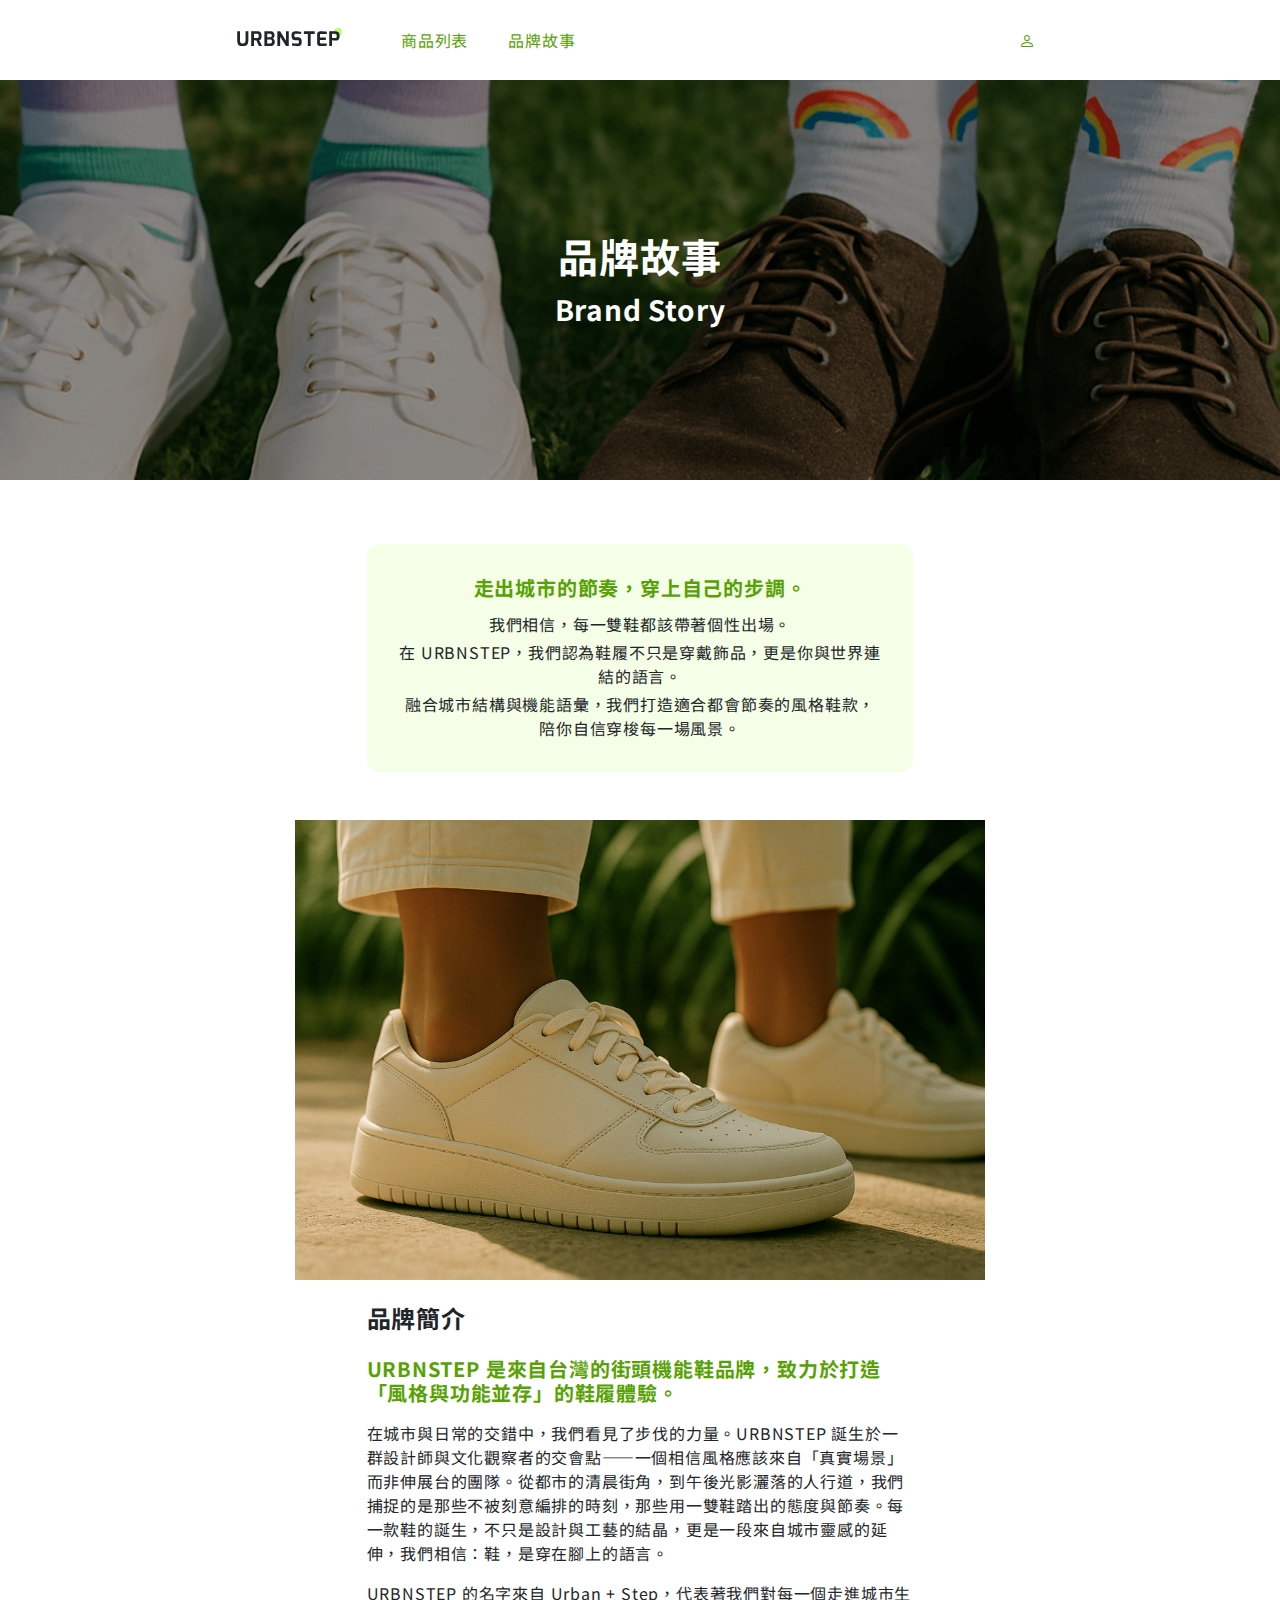
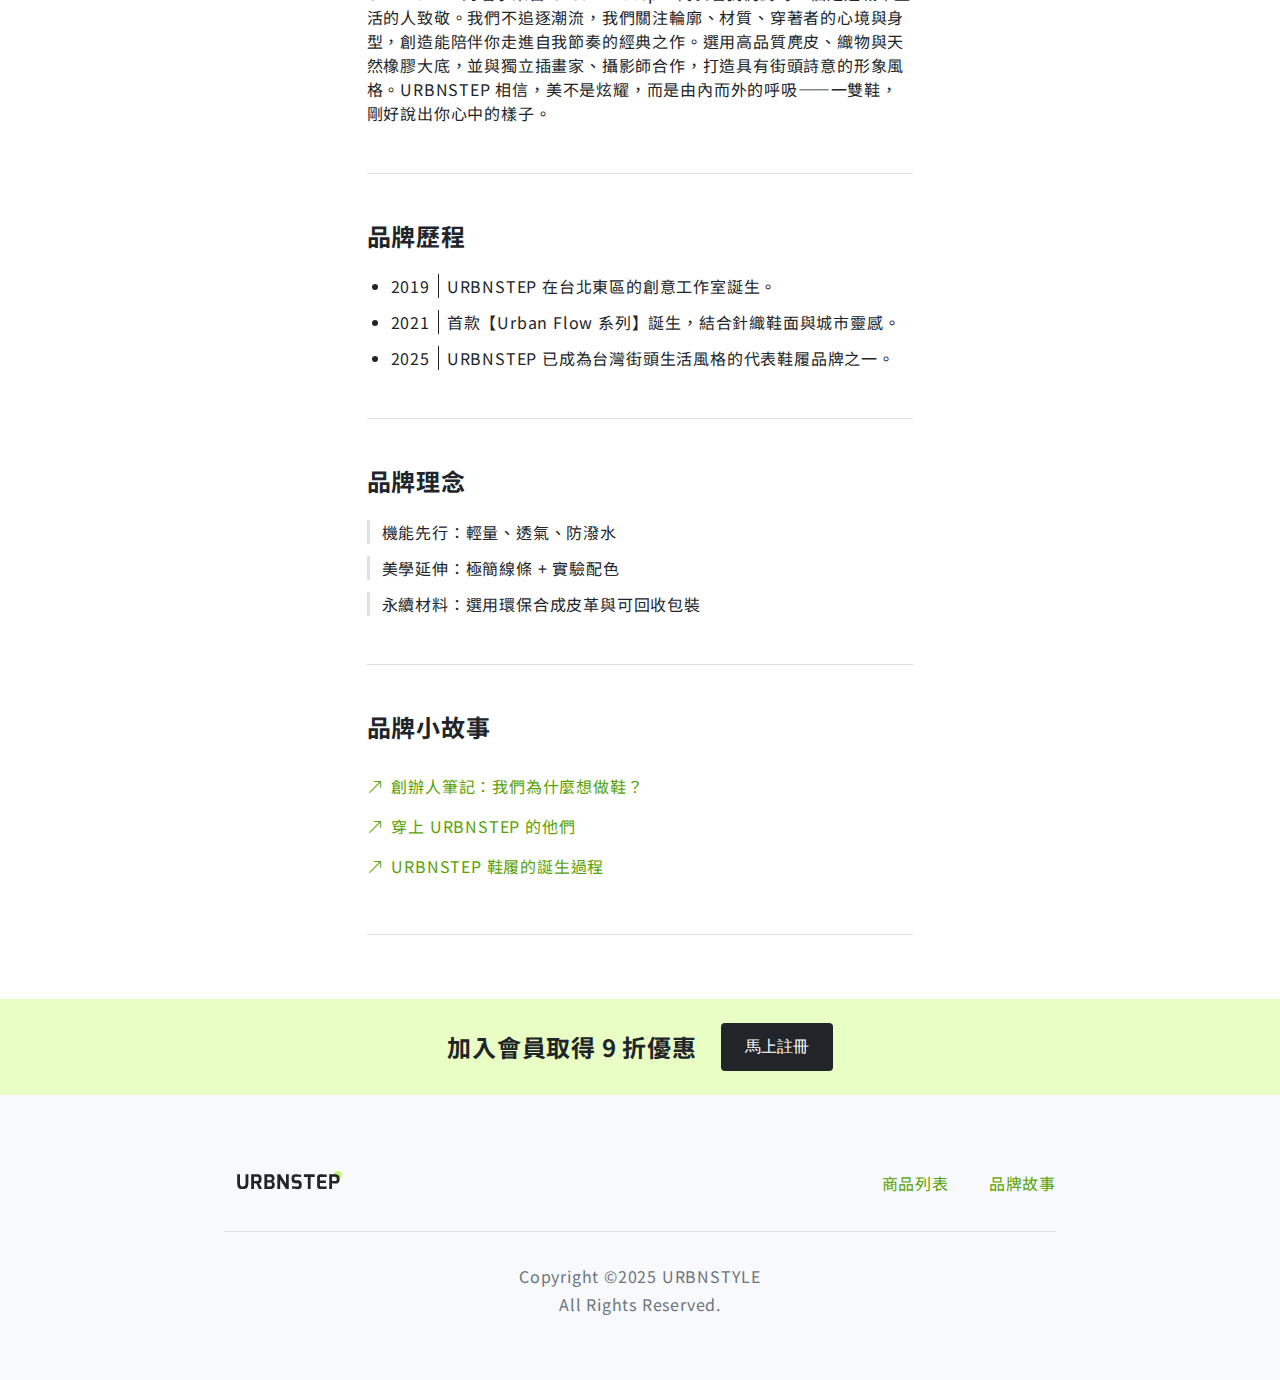
<file: TASK-3/story.html>
<!DOCTYPE html>
<html lang="zh-Hant-TW">
<head>
    <meta charset="UTF-8">
    <meta name="viewport" content="width=device-width, initial-scale=1.0">
    <link rel="stylesheet" href="https://cdn.jsdelivr.net/npm/bootstrap-icons@1.13.1/font/bootstrap-icons.min.css">
    <link rel="stylesheet" href="./style/all.css">
    <link rel="stylesheet" href="./style/story.css">
    <title>URBNSTEP 品牌故事</title>
</head>
<body>
    <nav class="container py-16 py-sm-12 d-flex align-center justify-between">
        <ul class="d-flex align-center">
            <li class="me-48">
                <a href="index.html">
                    <img src="img/logo.svg" alt="logo">
                </a>
            </li>
            <li class="me-40 d-sm-none">
                <a href="products.html" class="py-12">商品列表</a>
            </li>
            <li class="d-sm-none"><a href="story.html" class="py-12">品牌故事</a></li>
        </ul>
        <a href="#" class="p-12"><i class="bi bi-person"></i></a>
    </nav>
    <header class="header">
        <h1 class="h1 h3-md text-white">
            品牌故事<br /><span class="eng-title">Brand Story</span>
        </h1>
    </header>
    <main class="container py-64 py-md-32">
        <div class="row justify-center">
            <div class="col-8 col-md-4">
                <div class="bg-primary-100 p-32 p-md-24 mb-48 mb-md-32 quote">
                    <h3 class="h5 text-primary-400 mb-12">
                        走出城市的節奏，穿上自己的步調。
                    </h3>
                    <p class="mb-4">我們相信，每一雙鞋都該帶著個性出場。</p>
                    <p class="mb-4">在 URBNSTEP，我們認為鞋履不只是穿戴飾品，更是你與世界連結的語言。</p>
                    <p>融合城市結構與機能語彙，我們打造適合都會節奏的風格鞋款，陪你自信穿梭每一場風景。</p>
                </div>
            </div>
        </div>
        <div class="row justify-center">
            <div class="col-10 col-md-4">
                <img src="img/about.png" alt="品牌簡介" class="mb-24 mb-md-16">
            </div>
        </div>
        <div class="row justify-center">
            <div class="col-8 col-md-4">
                <div class="pb-48 pb-md-32 mb-48 mb-md-32 intro section-lined">
                    <h2 class="h4 h5-md mb-24 mb-md-16">品牌簡介</h2>
                    <p class="h5 h6-md text-primary-400 mb-16 mb-md-12">URBNSTEP 是來自台灣的街頭機能鞋品牌，致力於打造「風格與功能並存」的鞋履體驗。</p>
                    <p class="mb-16 mb-md-12">在城市與日常的交錯中，我們看見了步伐的力量。URBNSTEP 誕生於一群設計師與文化觀察者的交會點——一個相信風格應該來自「真實場景」而非伸展台的團隊。從都市的清晨街角，到午後光影灑落的人行道，我們捕捉的是那些不被刻意編排的時刻，那些用一雙鞋踏出的態度與節奏。每一款鞋的誕生，不只是設計與工藝的結晶，更是一段來自城市靈感的延伸，我們相信：鞋，是穿在腳上的語言。</p>
                    <p>URBNSTEP 的名字來自 Urban + Step，代表著我們對每一個走進城市生活的人致敬。我們不追逐潮流，我們關注輪廓、材質、穿著者的心境與身型，創造能陪伴你走進自我節奏的經典之作。選用高品質麂皮、織物與天然橡膠大底，並與獨立插畫家、攝影師合作，打造具有街頭詩意的形象風格。URBNSTEP 相信，美不是炫耀，而是由內而外的呼吸——一雙鞋，剛好說出你心中的樣子。</p>
                </div>
                <div class="pb-48 pb-md-32 mb-48 mb-md-32 section-lined">
                    <h2 class="h4 h5-md mb-24 mb-md-16">品牌歷程</h2>
                    <ol class="history-list">
                        <li class="mb-12">
                            <span class="pe-8">2019</span><span class="history-desc">URBNSTEP 在台北東區的創意工作室誕生。</span>
                        </li>
                        <li class="mb-12">
                            <span class="pe-8">2021</span><span class="history-desc">首款【Urban Flow 系列】誕生，結合針織鞋面與城市靈感。</span>
                        </li>
                        <li>
                            <span class="pe-8">2025</span><span class="history-desc">URBNSTEP 已成為台灣街頭生活風格的代表鞋履品牌之一。</span>
                        </li>
                    </ol>
                </div>
                <div class="pb-48 pb-md-32 mb-48 mb-md-32 section-lined">
                    <h2 class="h4 h5-md mb-24 mb-md-16">品牌理念</h2>
                        <ul>
                            <li class="mb-12 concept-item">機能先行：輕量、透氣、防潑水</li>
                            <li class="mb-12 concept-item">美學延伸：極簡線條 + 實驗配色</li>
                            <li class="concept-item">永續材料：選用環保合成皮革與可回收包裝</li>
                        </ul>
                </div>
                <div class="pb-48 pb-md-32 section-lined story">
                    <h2 class="h4 h5-md mb-24 mb-md-16">品牌小故事</h2>
                    <a href="#" class="py-8 story-link"><i class="bi bi-arrow-up-right"></i>創辦人筆記：我們為什麼想做鞋？</a>
                    <a href="#" class="py-8 story-link"><i class="bi bi-arrow-up-right"></i>穿上 URBNSTEP 的他們</a>
                    <a href="#" class="py-8 story-link"><i class="bi bi-arrow-up-right"></i>URBNSTEP 鞋履的誕生過程</a>
                </div>
            </div>
        </div>
    </main>
    <div class="bg-primary-200 d-flex justify-center align-center py-24 mb-64">
        <p class="h4 h5-sm me-24 me-sm-16">加入會員取得 9 折優惠</p>
        <button type="button" class="btn btn-dark">馬上註冊</button>
    </div>
    <footer class="bg-neutral-100 py-64 py-sm-32">
        <div class="container">
            <nav class="d-flex align-center justify-between d-sm-block mb-24">
                <a href="index.html" class="mb-sm-8">
                    <img src="./img/logo.svg" alt="logo">
                </a>
                <ul class="d-flex d-sm-block px-sm-12">
                    <li class="me-40 me-sm-0 mb-sm-4">
                        <a href="products.html" class="py-12">商品列表</a>
                    </li>
                    <li>
                        <a href="story.html" class="py-12">品牌故事</a>
                    </li>
                </ul>
            </nav>
            <div class="copyright">
                <p class="mb-4">Copyright ©2025 URBNSTYLE</p>
                <p>All Rights Reserved.</p>
            </div>
        </div>
    </footer>
</body>
</html>
</file>
<file: TASK-2/style/product.css>
/* 產品圖片 */
.product-row {
    display: flex;
    flex-wrap: wrap;
    margin-left: -4px;
    margin-right: -4px;
}

.product-col {
    width: calc(100% / 12 * 6);
    padding-right: 4px;
    padding-left: 4px;
}

/* 產品描述 */
.del-price {
    font-size: 14px;
    font-weight: 400;
    color: var(--neutral-500);
    padding: 8px;
}

/* 產品顏色 */
.product-color {
    width: 64px;
    text-align: center;
    color: var(--neutral-600);
}

/* 產品尺寸 */
.btn-product-size {
    border: 1px solid var(--neutral-300);
    width: 160px;
}

.btn-product-size.active,
.btn-product-size:hover {
    border-color: var(--neutral-900);
}

/* 收藏／試穿 */
.product-action {
    display: flex;
    gap: 8px;
}

.product-action .btn {
    width: 50%;
}

.product-action .bi {
    padding-right: 8px;
}

/* 產品資訊 */
.product-info-title {
    font-weight: 500;
}

.product-info-item p {
    color: var(--neutral-600);
}

.product-info-item {
    border-bottom: 1px solid var(--neutral-300);
}
</file>
<file: TASK-2/style/products.css>
.category .active {
    color: var(--primary-400);
}

.page-item .btn {
    padding: 8px 15px;
    border-radius: 0;
    font-weight: 400;
}

.page-item .active {
    background-color: var(--primary-300);
    font-weight: 500;
}
</file>
<file: TASK-3/style/products.css>
.category .active {
    color: var(--primary-400);
}

.page-item .btn {
    padding: 8px 15px;
    border-radius: 0;
    font-weight: 400;
}

.page-item .active {
    background-color: var(--primary-300);
    font-weight: 500;
}
</file>
<file: TASK-1/style.css>
/* 引入字體 */
@import url("https://fonts.googleapis.com/css2?family=Noto+Sans+TC:wght@100..900&display=swap");


/* CSS Reset */
/* http://meyerweb.com/eric/tools/css/reset/ 
   v2.0 | 20110126
   License: none (public domain)
*/

html, body, div, span, applet, object, iframe,
h1, h2, h3, h4, h5, h6, p, blockquote, pre,
a, abbr, acronym, address, big, cite, code,
del, dfn, em, img, ins, kbd, q, s, samp,
small, strike, strong, sub, sup, tt, var,
b, u, i, center,
dl, dt, dd, ol, ul, li,
fieldset, form, label, legend,
table, caption, tbody, tfoot, thead, tr, th, td,
article, aside, canvas, details, embed, 
figure, figcaption, footer, header, hgroup, 
menu, nav, output, ruby, section, summary,
time, mark, audio, video {
	margin: 0;
	padding: 0;
	border: 0;
	font-size: 100%;
	font: inherit;
	vertical-align: baseline;
}
/* HTML5 display-role reset for older browsers */
article, aside, details, figcaption, figure, 
footer, header, hgroup, menu, nav, section {
	display: block;
}
body {
	line-height: 1;
}
ol, ul {
	list-style: none;
}
blockquote, q {
	quotes: none;
}
blockquote:before, blockquote:after,
q:before, q:after {
	content: '';
	content: none;
}
table {
	border-collapse: collapse;
	border-spacing: 0;
}

/* 顏色 */
:root {
    --primary-100: #F5FEE7;
    --primary-400: #57a203;
    --neutral-0: #ffffff;
    --neutral-100: #f8f9fa;
    --neutral-300: #dee2e6;
    --neutral-600: #6c757d;
    --neutral-900: #212529;
}

/* 標籤基本設定 */
*,
*::before,
*::after {
    box-sizing: border-box;
}

img {
    vertical-align: middle;
}

a {
    color: var(--primary-400);
    text-underline-offset: 4px;
    display: block;
}

body {
    font-family: "Noto Sans TC", sans-serif;
    font-size: 16px;
    line-height: 1.5;
    letter-spacing: 0.05em;
    color: var(--neutral-900);
}

/* 通用樣式 */
.container {
    width: 856px;
    margin: 0 auto;
}

.h1 {
    font-size: 40px;
    line-height: 1.2;
    font-weight: 700;
}

.h3 {
    font-size: 28px;
    line-height: 1.2;
    font-weight: 700;
}

.h4 {
    font-size: 24px;
    line-height: 1.2;
    font-weight: 700;
}

.h5 {
    font-size: 20px;
    line-height: 1.2;
    font-weight: 700;
}

.text-sm {
    font-size: 14px;
    font-weight: 400;
}

.text-white {
    color: var(--neutral-0);
}

.text-neutral-600 {
    color: var(--neutral-600);
}

.text-primary-400 {
    color: var(--primary-400);
}

.bg-primary-100 {
    background-color: var(--primary-100);
}

.bg-neutral-100 {
    background-color: var(--neutral-100);
}

.p-32 {
    padding: 32px;
}

.py-8 {
    padding-top: 8px;
    padding-bottom: 8px;
}

.py-64 {
    padding-top: 64px;
    padding-bottom: 64px;
}

.pb-48 {
    padding-bottom: 48px;
}

.pe-8 {
    padding-right: 8px;
}

.py-64 {
    padding-top: 64px;
    padding-bottom: 64px;
}

.mb-4 {
    margin-bottom: 4px;
}

.mb-12 {
    margin-bottom: 12px;
}

.mb-16 {
    margin-bottom: 16px;
}

.mb-24 {
    margin-bottom: 24px;
}

.mb-48 {
    margin-bottom: 48px;
}

/* page */
.header {
    background-image: url(./img/hero.png);
    background-repeat: no-repeat;
    background-size: cover;
    background-position: center;
    padding: 152px 0;
    text-align: center;
}

.eng-title {
    font-size: 28px;
}

.quote {
    border-radius: 12px;
    text-align: center;
}

.intro img {
    width: 1076px;
    margin-right: -110px;
    margin-left: -110px;
}

.section-lined {
    border-bottom: 1px solid var(--neutral-300);
}

.history-desc {
    border-left: 1px solid var(--neutral-900);
    padding-left: 8px;
}

.history-list {
    list-style-type: disc;
    padding-left: 24px;
}

.concept-item {
    padding-left: 12px;
    border-left: 3px solid var(--neutral-300);
}

.bi {
    padding-right: 8px;
    vertical-align: bottom;
}

.footer {
    text-align: center;
}
</file>
<file: TASK-7/style.css>
/* 引入字體 */
@import url("https://fonts.googleapis.com/css2?family=Noto+Sans+TC:wght@100..900&display=swap");


/* CSS Reset */
/* http://meyerweb.com/eric/tools/css/reset/ 
   v2.0 | 20110126
   License: none (public domain)
*/

html, body, div, span, applet, object, iframe,
h1, h2, h3, h4, h5, h6, p, blockquote, pre,
a, abbr, acronym, address, big, cite, code,
del, dfn, em, img, ins, kbd, q, s, samp,
small, strike, strong, sub, sup, tt, var,
b, u, i, center,
dl, dt, dd, ol, ul, li,
fieldset, form, label, legend,
table, caption, tbody, tfoot, thead, tr, th, td,
article, aside, canvas, details, embed, 
figure, figcaption, footer, header, hgroup, 
menu, nav, output, ruby, section, summary,
time, mark, audio, video {
	margin: 0;
	padding: 0;
	border: 0;
	font-size: 100%;
	font: inherit;
	vertical-align: baseline;
}
/* HTML5 display-role reset for older browsers */
article, aside, details, figcaption, figure, 
footer, header, hgroup, menu, nav, section {
	display: block;
}
body {
	line-height: 1;
}
ol, ul {
	list-style: none;
}
blockquote, q {
	quotes: none;
}
blockquote:before, blockquote:after,
q:before, q:after {
	content: '';
	content: none;
}
table {
	border-collapse: collapse;
	border-spacing: 0;
}

/* 顏色 */
:root {
    --primary-100: #F5FEE7;
    --primary-400: #57a203;
    --neutral-0: #ffffff;
    --neutral-100: #f8f9fa;
    --neutral-300: #dee2e6;
    --neutral-600: #6c757d;
    --neutral-900: #212529;
}

/* 標籤基本設定 */
*,
*::before,
*::after {
    box-sizing: border-box;
}

img {
    vertical-align: middle;
}

a {
    color: var(--primary-400);
    text-underline-offset: 4px;
    display: block;
}

body {
    font-family: "Noto Sans TC", sans-serif;
    font-size: 16px;
    line-height: 1.5;
    letter-spacing: 0.05em;
    color: var(--neutral-900);
}

/* 通用樣式 */
.container {
    width: 856px;
    margin: 0 auto;
}

.h1 {
    font-size: 40px;
    line-height: 1.2;
    font-weight: 700;
}

.h3 {
    font-size: 28px;
    line-height: 1.2;
    font-weight: 700;
}

.h4 {
    font-size: 24px;
    line-height: 1.2;
    font-weight: 700;
}

.h5 {
    font-size: 20px;
    line-height: 1.2;
    font-weight: 700;
}

.text-sm {
    font-size: 14px;
    font-weight: 400;
}

.text-white {
    color: var(--neutral-0);
}

.text-neutral-600 {
    color: var(--neutral-600);
}

.text-primary-400 {
    color: var(--primary-400);
}

.bg-primary-100 {
    background-color: var(--primary-100);
}

.bg-neutral-100 {
    background-color: var(--neutral-100);
}

.p-32 {
    padding: 32px;
}

.py-8 {
    padding-top: 8px;
    padding-bottom: 8px;
}

.py-64 {
    padding-top: 64px;
    padding-bottom: 64px;
}

.pb-48 {
    padding-bottom: 48px;
}

.pe-8 {
    padding-right: 8px;
}

.py-64 {
    padding-top: 64px;
    padding-bottom: 64px;
}

.mb-4 {
    margin-bottom: 4px;
}

.mb-12 {
    margin-bottom: 12px;
}

.mb-16 {
    margin-bottom: 16px;
}

.mb-24 {
    margin-bottom: 24px;
}

.mb-48 {
    margin-bottom: 48px;
}

/* page */
.header {
    background-image: url(./img/hero.png);
    background-repeat: no-repeat;
    background-size: cover;
    background-position: center;
    padding: 152px 0;
    text-align: center;
}

.eng-title {
    font-size: 28px;
}

.quote {
    border-radius: 12px;
    text-align: center;
}

.intro img {
    width: 1076px;
    margin-right: -110px;
    margin-left: -110px;
}

.section-lined {
    border-bottom: 1px solid var(--neutral-300);
}

.history-desc {
    border-left: 1px solid var(--neutral-900);
    padding-left: 8px;
}

.history-list {
    list-style-type: disc;
    padding-left: 24px;
}

.concept-item {
    padding-left: 12px;
    border-left: 3px solid var(--neutral-300);
}

.bi {
    padding-right: 8px;
    vertical-align: bottom;
}

.footer {
    text-align: center;
}
</file>
<file: TASK-2/style/all.css>
/* 引入字體 */
@import url("https://fonts.googleapis.com/css2?family=Noto+Sans+TC:wght@100..900&display=swap");


/* CSS Reset */
/* http://meyerweb.com/eric/tools/css/reset/ 
   v2.0 | 20110126
   License: none (public domain)
*/

html, body, div, span, applet, object, iframe,
h1, h2, h3, h4, h5, h6, p, blockquote, pre,
a, abbr, acronym, address, big, cite, code,
del, dfn, em, img, ins, kbd, q, s, samp,
small, strike, strong, sub, sup, tt, var,
b, u, i, center,
dl, dt, dd, ol, ul, li,
fieldset, form, label, legend,
table, caption, tbody, tfoot, thead, tr, th, td,
article, aside, canvas, details, embed, 
figure, figcaption, footer, header, hgroup, 
menu, nav, output, ruby, section, summary,
time, mark, audio, video {
	margin: 0;
	padding: 0;
	border: 0;
	font-size: 100%;
	font: inherit;
	vertical-align: baseline;
}
/* HTML5 display-role reset for older browsers */
article, aside, details, figcaption, figure, 
footer, header, hgroup, menu, nav, section {
	display: block;
}
body {
	line-height: 1;
}
ol, ul {
	list-style: none;
}
blockquote, q {
	quotes: none;
}
blockquote:before, blockquote:after,
q:before, q:after {
	content: '';
	content: none;
}
table {
	border-collapse: collapse;
	border-spacing: 0;
}

/* 顏色 */
:root {
    --primary-100: #f5fee7;
    --primary-200: #e8fec5;
    --primary-300: #c0fa73;
    --primary-400: #57a203;
    --primary-500: #477a11;
    --neutral-0: #ffffff;
    --neutral-100: #f8f9fa;
    --neutral-200: #e9ecef;
    --neutral-300: #dee2e6;
    --neutral-400: #ced4da;
    --neutral-500: #adb5bd;
    --neutral-600: #6c757d;
    --neutral-700: #495057;
    --neutral-800: #343a40;
    --neutral-900: #212529;
    --danger-300: #d74f4f;
}

/* 標籤基本設定 */
*,
*::before,
*::after {
    box-sizing: border-box;
}

body {
    font-family: "Noto Sans TC", sans-serif;
    font-size: 16px;
    line-height: 1.5;
    letter-spacing: 0.05em;
    color: var(--neutral-900);
}

img {
    vertical-align: middle;
    max-width: 100%;
    height: auto;
}

a {
    color: var(--primary-900);
    text-decoration: none;
    display: block;
    font-weight: 500;
}

/* 通用樣式 */
.container {
    width: 1296px;
    margin: 0 auto;
}

.row {
    display: flex;
    flex-wrap: wrap;
    margin-right: -12px;
    margin-left: -12px;
}

.col-1 {
    padding-left: 12px;
    padding-right: 12px;
    width: calc(100% / 12);
}

.col-2 {
    padding-left: 12px;
    padding-right: 12px;
    width: calc(100% / 12 * 2);
}

.col-3 {
    padding-left: 12px;
    padding-right: 12px;
    width: calc(100% / 12 * 3);
}

.col-4 {
    padding-left: 12px;
    padding-right: 12px;
    width: calc(100% / 12 * 4);
}

.col-5 {
    padding-left: 12px;
    padding-right: 12px;
    width: calc(100% / 12 * 5);
}

.col-6 {
    padding-left: 12px;
    padding-right: 12px;
    width: calc(100% / 12 * 6);
}

.col-7 {
    padding-left: 12px;
    padding-right: 12px;
    width: calc(100% / 12 * 7);
}

.col-8 {
    width: calc(100% / 12 * 8);
    padding-left: 12px;
    padding-right: 12px;
}

.col-9 {
    width: calc(100% / 12 * 9);
    padding-left: 12px;
    padding-right: 12px;
}

.col-10 {
    width: calc(100% / 12 * 10);
    padding-left: 12px;
    padding-right: 12px;
}

.col-11 {
    width: calc(100% / 12 * 11);
    padding-left: 12px;
    padding-right: 12px;
}

.col-12 {
    width: 100%;
    padding-left: 12px;
    padding-right: 12px;
}

.d-flex {
    display: flex;
}

.justify-between {
    justify-content: space-between;
}

.justify-center {
    justify-content: center;
}

.align-center {
    align-items: center;
}

.flex-wrap {
    flex-wrap: wrap;
}

/* .h1 {
    font-size: 40px;
    line-height: 1.2;
    font-weight: 700;
} */

.h2 {
    font-size: 32px;
    line-height: 1.2;
    font-weight: 700;
}

.h3 {
    font-size: 28px;
    line-height: 1.2;
    font-weight: 700;
}

.h4 {
    font-size: 24px;
    line-height: 1.2;
    font-weight: 700;
}

.h5 {
    font-size: 20px;
    line-height: 1.2;
    font-weight: 700;
}

.h6 {
    font-size: 16px;
    line-height: 1.2;
    font-weight: 700;
}

.text-sm {
    font-size: 14px;
}

.text-primary-400 {
    color: var(--primary-400);
}

.text-danger {
    color: var(--danger-300);
}

.bg-primary-200 {
    background-color: var(--primary-200);
}

.bg-neutral-100 {
    background-color: var(--neutral-100);
}
/* 
.text-white {
    color: var(--neutral-0);
}

.text-neutral-600 {
    color: var(--neutral-600);
}

.bg-primary-100 {
    background-color: var(--primary-100);
} */

.p-12 {
    padding: 12px;
}

.py-8 {
    padding-top: 8px;
    padding-bottom: 8px;
}

.py-12 {
    padding-top: 12px;
    padding-bottom: 12px;
}

.py-16 {
    padding-top: 16px;
    padding-bottom: 16px;
}

.py-24 {
    padding-top: 24px;
    padding-bottom: 24px;
}

.py-32 {
    padding-top: 32px;
    padding-bottom: 32px;
}

.py-48 {
    padding-top: 48px;
    padding-bottom: 48px;
}

.py-64 {
    padding-top: 64px;
    padding-bottom: 64px;
}

.me-8 {
    margin-right: 8px;
}

.me-12 {
    margin-right: 12px;
}

.me-24 {
    margin-right: 24px;
}

.me-40 {
    margin-right: 40px;
}

.me-48 {
    margin-right: 48px;
}

.mb-4 {
    margin-bottom: 4px;
}

.mb-8 {
    margin-bottom: 8px;
}

.mb-12 {
    margin-bottom: 12px;
}

.mb-16 {
    margin-bottom: 16px;
}

.mb-20 {
    margin-bottom: 20px;
}

.mb-24 {
    margin-bottom: 24px;
}

.mb-32 {
    margin-bottom: 32px;
}

.mb-40 {
    margin-bottom: 40px;
}

.mb-48 {
    margin-bottom: 48px;
}

.bi {
    vertical-align: bottom;
}

/* 元件 */
.breadcrumb-item + .breadcrumb-item::before {
    content: '/';
    padding: 0 12px;
    color: var(--neutral-300);
    font-weight: 700;
}

.breadcrumb-item {
    display: flex;
    font-weight: 500;
}

.breadcrumb-link {
    color: var(--neutral-600);
}

.btn {
    border-radius: 4px;
    padding: 12px 24px;
    font-size: 16px;
    line-height: 1.5;
    font-weight: 500;
    cursor: pointer;
    border: none;
    background-color: transparent;
}

.btn-dark {
    background-color: var(--neutral-900);
    color: var(--neutral-0);
}

.copyright {
    padding-top: 32px;
    border-top: 1px solid var(--neutral-300);
    color: var(--neutral-600);
}

.text-center {
    text-align: center;
}
</file>
<file: TASK-3/style/all.css>
/* 引入字體 */
@import url("https://fonts.googleapis.com/css2?family=Noto+Sans+TC:wght@100..900&display=swap");


/* CSS Reset */
/* http://meyerweb.com/eric/tools/css/reset/ 
   v2.0 | 20110126
   License: none (public domain)
*/

html, body, div, span, applet, object, iframe,
h1, h2, h3, h4, h5, h6, p, blockquote, pre,
a, abbr, acronym, address, big, cite, code,
del, dfn, em, img, ins, kbd, q, s, samp,
small, strike, strong, sub, sup, tt, var,
b, u, i, center,
dl, dt, dd, ol, ul, li,
fieldset, form, label, legend,
table, caption, tbody, tfoot, thead, tr, th, td,
article, aside, canvas, details, embed, 
figure, figcaption, footer, header, hgroup, 
menu, nav, output, ruby, section, summary,
time, mark, audio, video {
	margin: 0;
	padding: 0;
	border: 0;
	font-size: 100%;
	font: inherit;
	vertical-align: baseline;
}
/* HTML5 display-role reset for older browsers */
article, aside, details, figcaption, figure, 
footer, header, hgroup, menu, nav, section {
	display: block;
}
body {
	line-height: 1;
}
ol, ul {
	list-style: none;
}
blockquote, q {
	quotes: none;
}
blockquote:before, blockquote:after,
q:before, q:after {
	content: '';
	content: none;
}
table {
	border-collapse: collapse;
	border-spacing: 0;
}

/* 顏色 */
:root {
    --primary-100: #f5fee7;
    --primary-200: #e8fec5;
    --primary-300: #c0fa73;
    --primary-400: #57a203;
    --primary-500: #477a11;
    --neutral-0: #ffffff;
    --neutral-100: #f8f9fa;
    --neutral-200: #e9ecef;
    --neutral-300: #dee2e6;
    --neutral-400: #ced4da;
    --neutral-500: #adb5bd;
    --neutral-600: #6c757d;
    --neutral-700: #495057;
    --neutral-800: #343a40;
    --neutral-900: #212529;
    --danger-300: #d74f4f;
}

/* 標籤基本設定 */
*,
*::before,
*::after {
    box-sizing: border-box;
}

body {
    font-family: "Noto Sans TC", sans-serif;
    font-size: 16px;
    line-height: 1.5;
    letter-spacing: 0.05em;
    color: var(--neutral-900);
}

img {
    vertical-align: middle;
    max-width: 100%;
    height: auto;
}

a {
    color: var(--primary-900);
    text-decoration: none;
    display: block;
    font-weight: 500;
}

/* 通用樣式 */
.container {
    max-width: 1320px;
    margin: 0 auto;
    padding-left: 12px;
    padding-right: 12px;
}

.row {
    display: flex;
    flex-wrap: wrap;
    margin-right: -12px;
    margin-left: -12px;
}

.col-1 {
    padding-left: 12px;
    padding-right: 12px;
    width: calc(100% / 12);
}

.col-2 {
    padding-left: 12px;
    padding-right: 12px;
    width: calc(100% / 12 * 2);
}

.col-3 {
    padding-left: 12px;
    padding-right: 12px;
    width: calc(100% / 12 * 3);
}

.col-4 {
    padding-left: 12px;
    padding-right: 12px;
    width: calc(100% / 12 * 4);
}

.col-5 {
    padding-left: 12px;
    padding-right: 12px;
    width: calc(100% / 12 * 5);
}

.col-6 {
    padding-left: 12px;
    padding-right: 12px;
    width: calc(100% / 12 * 6);
}

.col-7 {
    padding-left: 12px;
    padding-right: 12px;
    width: calc(100% / 12 * 7);
}

.col-8 {
    width: calc(100% / 12 * 8);
    padding-left: 12px;
    padding-right: 12px;
}

.col-9 {
    width: calc(100% / 12 * 9);
    padding-left: 12px;
    padding-right: 12px;
}

.col-10 {
    width: calc(100% / 12 * 10);
    padding-left: 12px;
    padding-right: 12px;
}

.col-11 {
    width: calc(100% / 12 * 11);
    padding-left: 12px;
    padding-right: 12px;
}

.col-12 {
    width: 100%;
    padding-left: 12px;
    padding-right: 12px;
}

.d-flex {
    display: flex;
}

.d-none {
    display: none;
}

@media (max-width: 767px) {
    .d-md-block {
        display: block;
    }
    .d-md-none {
        display: none;
    }
}

@media (max-width: 576px) {
    .d-sm-block {
        display: block;
    }
    .d-sm-none {
        display: none;
    }
}

.justify-between {
    justify-content: space-between;
}

.justify-center {
    justify-content: center;
}

.align-center {
    align-items: center;
}

.flex-wrap {
    flex-wrap: wrap;
}

.gap-8 {
    gap: 8px;
}

@media (max-width: 767px) {
    .row {
        margin-left: -6px;
        margin-right: -6px;
    }
    .col-md-1 {
        padding-left: 6px;
        padding-right: 6px;
        width: calc(100% / 4);
    }
    .col-md-2 {
        padding-left: 6px;
        padding-right: 6px;
        width: calc(100% / 4 * 2);
    }
    .col-md-3 {
        padding-left: 6px;
        padding-right: 6px;
        width: calc(100% / 4 * 3);
    }
    .col-md-4 {
        padding-left: 6px;
        padding-right: 6px;
        width: 100%;
    }
}

.h1 {
    font-size: 40px;
    line-height: 1.2;
    font-weight: 700;
}

.h2 {
    font-size: 32px;
    line-height: 1.2;
    font-weight: 700;
}

.h3 {
    font-size: 28px;
    line-height: 1.2;
    font-weight: 700;
}

.h4 {
    font-size: 24px;
    line-height: 1.2;
    font-weight: 700;
}

.h5 {
    font-size: 20px;
    line-height: 1.2;
    font-weight: 700;
}

.h6 {
    font-size: 16px;
    line-height: 1.2;
    font-weight: 700;
}

@media (max-width:767px) {
    .h3-md {
        font-size: 28px;
    }
    .h4-md {
        font-size: 24px;
    }
    .h5-md {
        font-size: 20px;
    }
    .h6-md {
        font-size: 16px;
    }
}

@media (max-width:576px) {
    .h3-sm {
        font-size: 28px;
    }
    .h4-sm {
        font-size: 24px;
    }
    .h5-sm {
        font-size: 20px;
    }
    .h6-sm {
        font-size: 16px;
    }   
}

.text-sm {
    font-size: 14px;
}

.text-white{
	color: var(--neutral-0);
}

.text-primary-400{
	color: var(--primary-400);
}

.text-neutral-400{
	color: var(--neutral-600);
}

.text-neutral-600{
	color: var(--neutral-600);
}

.text-danger{
	color: var(--danger-300);
}

.bg-primary-100{
	background-color: var(--primary-100);
}

.bg-primary-200 {
    background-color: var(--primary-200);
}

.bg-neutral-100 {
    background-color: var(--neutral-100);
}

.p-12{
	padding: 12px;
}

.p-32{
	padding: 32px;
}

.py-8 {
    padding-top: 8px;
    padding-bottom: 8px;
}

.py-12 {
    padding-top: 12px;
    padding-bottom: 12px;
}

.py-16 {
    padding-top: 16px;
    padding-bottom: 16px;
}

.py-24 {
    padding-top: 24px;
    padding-bottom: 24px;
}

.py-32 {
    padding-top: 32px;
    padding-bottom: 32px;
}

.py-48 {
    padding-top: 48px;
    padding-bottom: 48px;
}

.py-64 {
    padding-top: 64px;
    padding-bottom: 64px;
}

.pb-48 {
    padding-bottom: 48px;
}

.pe-8 {
    padding-right: 8px;
}

@media (max-width:767px) {
    .p-md-24 {
        padding: 24px;
    }
    .py-md-16 {
        padding-top: 16px;
        padding-bottom: 16px;
    }
    .py-md-32 {
        padding-top: 32px;
        padding-bottom: 32px;
    }
    .pb-md-32 {
        padding-bottom: 32px;
    }
}

@media (max-width:576px) {
    .px-sm-12 {
        padding-left: 12px;
        padding-right: 12px;
    }
    .py-sm-12 {
        padding-top: 12px;
        padding-bottom: 12px;
    }
    .py-sm-32 {
        padding-top: 32px;
        padding-bottom: 32px;
    }
}

.me-8{
	margin-inline-end: 8px;
}

.me-12{
	margin-inline-end: 12px;
}

.me-24{
	margin-inline-end: 24px;
}

.me-40{
	margin-inline-end: 40px;
}

.me-48{
	margin-inline-end: 48px;
}

.mb-4 {
    margin-bottom: 4px;
}

.mb-8 {
    margin-bottom: 8px;
}

.mb-12 {
    margin-bottom: 12px;
}

.mb-16 {
    margin-bottom: 16px;
}

.mb-20 {
    margin-bottom: 20px;
}

.mb-24 {
    margin-bottom: 24px;
}

.mb-32 {
    margin-bottom: 32px;
}

.mb-40 {
    margin-bottom: 40px;
}

.mb-48 {
    margin-bottom: 48px;
}

@media (max-width:767px) {
    .mb-md-0 {
        margin-bottom: 0;
    }
    .mb-md-8 {
        margin-bottom: 8px;
    }
    .mb-md-12 {
        margin-bottom: 12px;
    }
    .mb-md-16 {
        margin-bottom: 16px;
    }
    .mb-md-24 {
        margin-bottom: 24px;
    }
    .mb-md-32 {
        margin-bottom: 32px;
    }
}

@media (max-width:576px) {
    .me-sm-0 {
        margin-right: 0;
    }
    .me-sm-16 {
        margin-right: 16px;
    }
    .mb-sm-4 {
        margin-bottom: 4px;
    }
    .mb-sm-8 {
        margin-bottom: 8px;
    }
}

.bi{
	padding-right: 8px;
	vertical-align: bottom;
}

/* 元件 */
.breadcrumb-item + .breadcrumb-item::before {
    content: '/';
    padding: 0 12px;
    color: var(--neutral-300);
    font-weight: 700;
}

.breadcrumb-item {
    display: flex;
    font-weight: 500;
}

.breadcrumb-link {
    color: var(--neutral-600);
}

@media(max-width:767px){
	.breadcrumb-item + .breadcrumb-item::before{
		padding: 0px 8px;
	}
	.breadcrumb-item{
		font-size: 14px;
	}
}

@media(max-width:576px){
    .btn{
        padding: 8px 16px;
    }
}

.btn{
	border-radius: 4px;
	padding: 12px 24px;
	font-size: 16px;
	line-height: 1.5;
	font-weight: 500;
	cursor: pointer;
	border: none;
	background-color: transparent;
}

.btn-dark{
	background-color: var(--neutral-900);
	color: var(--neutral-0);
}

.btn-light{
	border: 1px solid var(--neutral-900);
}

.copyright{
	padding-top: 32px;
	text-align: center;
	border-top: 1px solid var(--neutral-300);
	color: var(--neutral-600);
}

.text-center {
    text-align: center;
}
</file>
<file: TASK-3/style/story.css>
/* 引入字體 */
@import url("https://fonts.googleapis.com/css2?family=Noto+Sans+TC:wght@100..900&display=swap");


/* CSS Reset */
/* http://meyerweb.com/eric/tools/css/reset/ 
   v2.0 | 20110126
   License: none (public domain)
*/

html, body, div, span, applet, object, iframe,
h1, h2, h3, h4, h5, h6, p, blockquote, pre,
a, abbr, acronym, address, big, cite, code,
del, dfn, em, img, ins, kbd, q, s, samp,
small, strike, strong, sub, sup, tt, var,
b, u, i, center,
dl, dt, dd, ol, ul, li,
fieldset, form, label, legend,
table, caption, tbody, tfoot, thead, tr, th, td,
article, aside, canvas, details, embed, 
figure, figcaption, footer, header, hgroup, 
menu, nav, output, ruby, section, summary,
time, mark, audio, video {
	margin: 0;
	padding: 0;
	border: 0;
	font-size: 100%;
	font: inherit;
	vertical-align: baseline;
}
/* HTML5 display-role reset for older browsers */
article, aside, details, figcaption, figure, 
footer, header, hgroup, menu, nav, section {
	display: block;
}
body {
	line-height: 1;
}
ol, ul {
	list-style: none;
}
blockquote, q {
	quotes: none;
}
blockquote:before, blockquote:after,
q:before, q:after {
	content: '';
	content: none;
}
table {
	border-collapse: collapse;
	border-spacing: 0;
}

/* 顏色 */
:root {
    --primary-100: #F5FEE7;
    --primary-400: #57a203;
    --neutral-0: #ffffff;
    --neutral-100: #f8f9fa;
    --neutral-300: #dee2e6;
    --neutral-600: #6c757d;
    --neutral-900: #212529;
}

/* 標籤基本設定 */
*,
*::before,
*::after {
    box-sizing: border-box;
}

img {
    vertical-align: middle;
    /* ? */
    /* max-width: 100%;
    height: auto; */
}

a {
    color: var(--primary-400);
    text-underline-offset: 4px;
    display: block;
}

body {
    font-family: "Noto Sans TC", sans-serif;
    font-size: 16px;
    line-height: 1.5;
    letter-spacing: 0.05em;
    color: var(--neutral-900);
}

/* 通用樣式 */
.container {
    max-width: 856px;
    margin: 0 auto;
}

.h1 {
    font-size: 40px;
    line-height: 1.2;
    font-weight: 700;
}

.h3 {
    font-size: 28px;
    line-height: 1.2;
    font-weight: 700;
}

.h4 {
    font-size: 24px;
    line-height: 1.2;
    font-weight: 700;
}

.h5 {
    font-size: 20px;
    line-height: 1.2;
    font-weight: 700;
}

.text-sm {
    font-size: 14px;
    font-weight: 400;
}

.text-white {
    color: var(--neutral-0);
}

.text-neutral-600 {
    color: var(--neutral-600);
}

.text-primary-400 {
    color: var(--primary-400);
}

.bg-primary-100 {
    background-color: var(--primary-100);
}

.bg-neutral-100 {
    background-color: var(--neutral-100);
}

.p-32 {
    padding: 32px;
}

.py-8 {
    padding-top: 8px;
    padding-bottom: 8px;
}

.py-64 {
    padding-top: 64px;
    padding-bottom: 64px;
}

.pb-48 {
    padding-bottom: 48px;
}

.pe-8 {
    padding-right: 8px;
}

.py-64 {
    padding-top: 64px;
    padding-bottom: 64px;
}

.mb-4 {
    margin-bottom: 4px;
}

.mb-12 {
    margin-bottom: 12px;
}

.mb-16 {
    margin-bottom: 16px;
}

.mb-24 {
    margin-bottom: 24px;
}

.mb-48 {
    margin-bottom: 48px;
}

/* page */
.header {
    background-image: url(../img/hero.png);
    background-repeat: no-repeat;
    background-size: cover;
    background-position: center;
    padding: 152px 0;
    text-align: center;
}

.eng-title {
    font-size: 28px;
}

@media (max-width: 767px) {
    .header {
        padding: 87px 0;
        background-image: url(../img/hero-sm.png);
    }
    .eng-title {
        font-size: 20px;
    }
}

.quote {
    border-radius: 12px;
    text-align: center;
}

/* .intro img {
    max-width: 1076px;
    margin-right: -110px;
    margin-left: -110px;
} */

@media(max-width:767px){
	.quote{
		text-align: left;
	}
}

.section-lined {
    border-bottom: 1px solid var(--neutral-300);
}

.history-desc {
    border-left: 1px solid var(--neutral-900);
    padding-left: 8px;
}

.history-list {
    list-style-type: disc;
    padding-left: 24px;
}

.concept-item {
    padding-left: 12px;
    border-left: 3px solid var(--neutral-300);
}

.story-link{
	color: var(--primary-400);
	text-underline-offset: 4px;
	display: block;
}

.bi {
    padding-right: 8px;
    vertical-align: bottom;
}

.footer {
    text-align: center;
}
</file>
